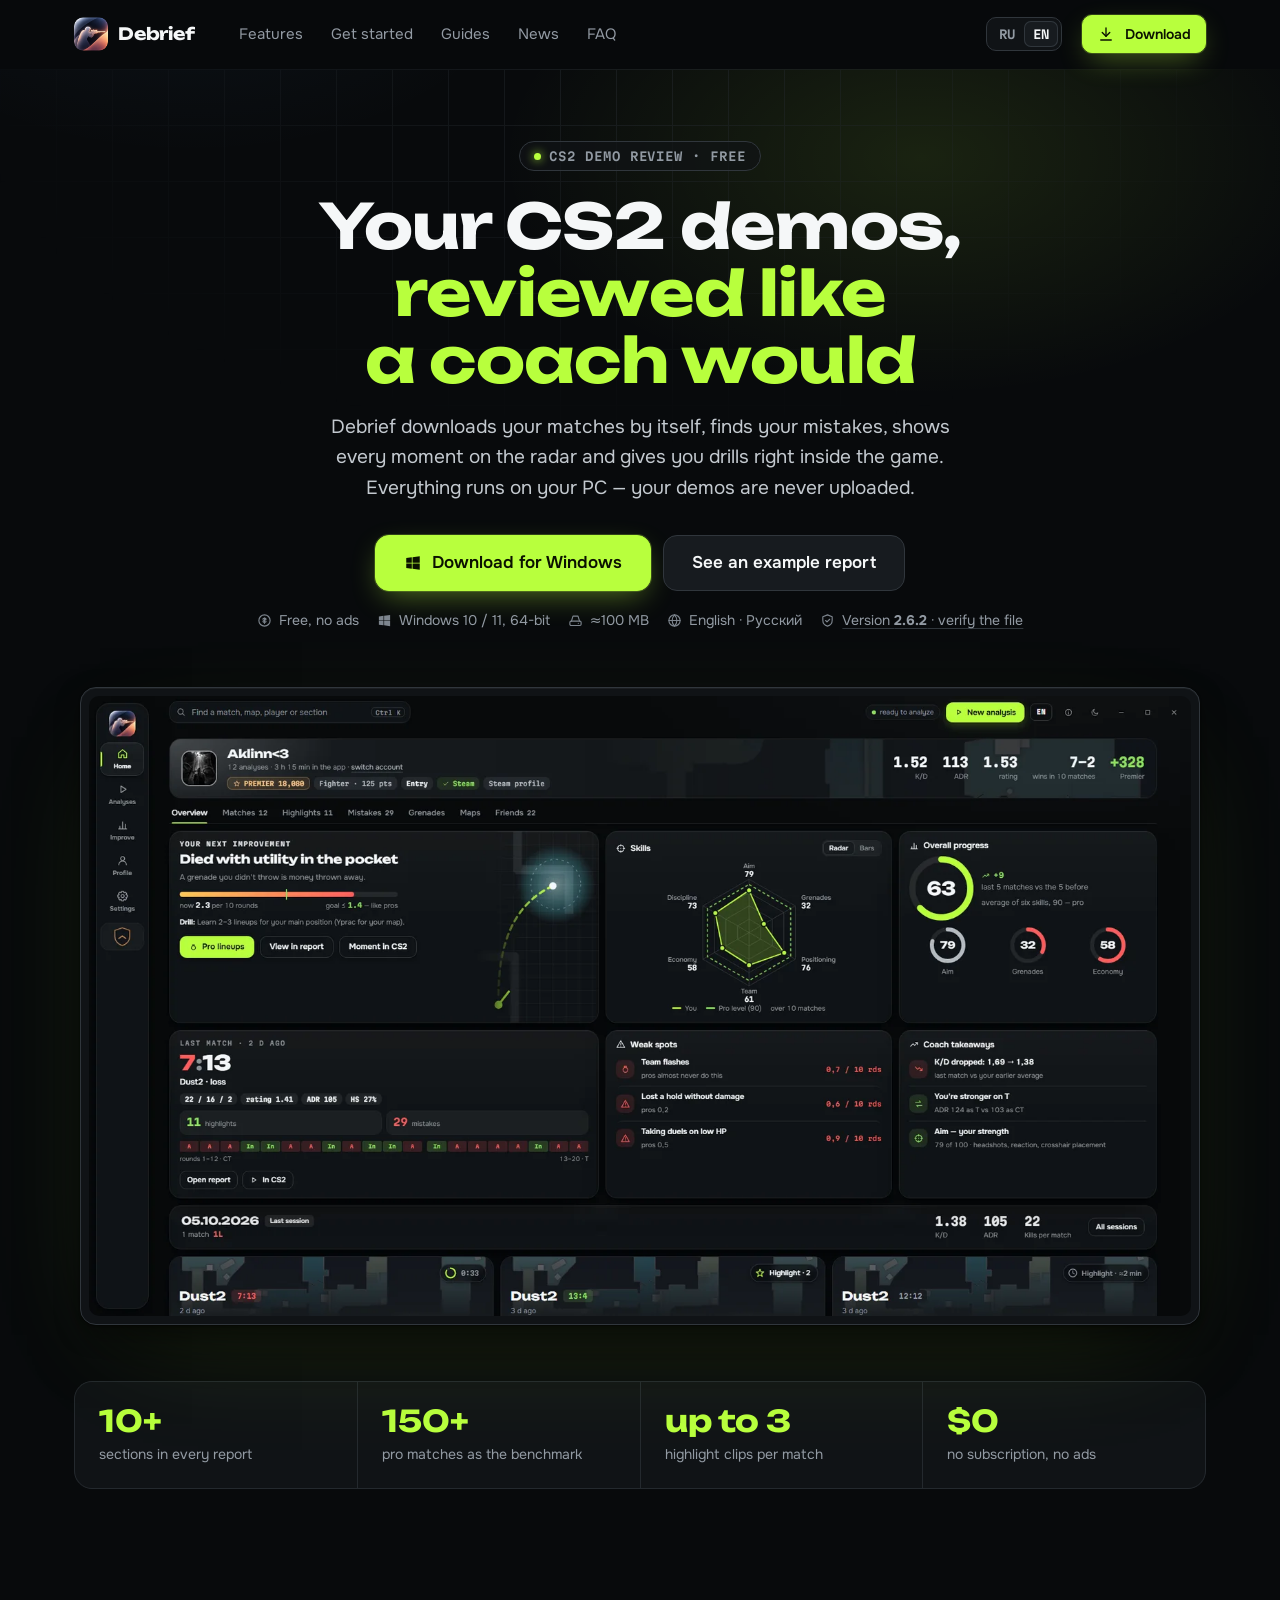
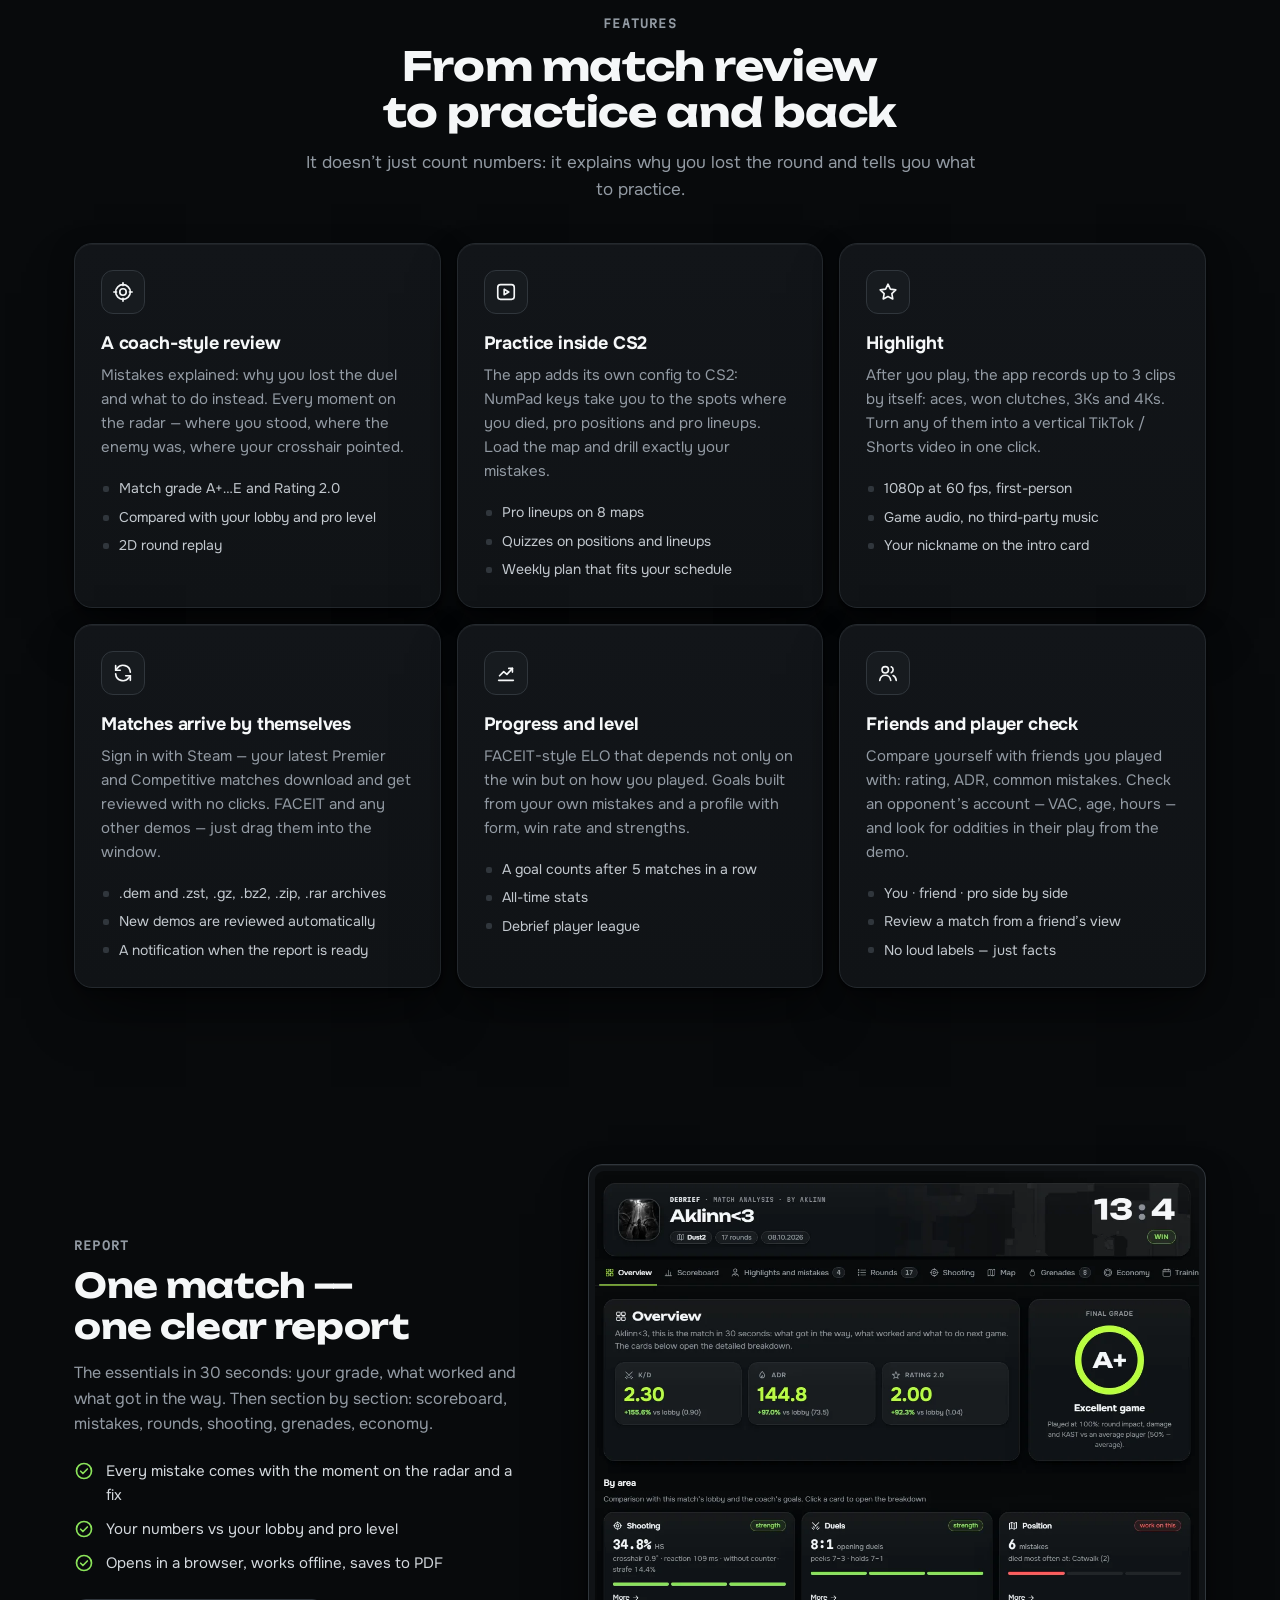
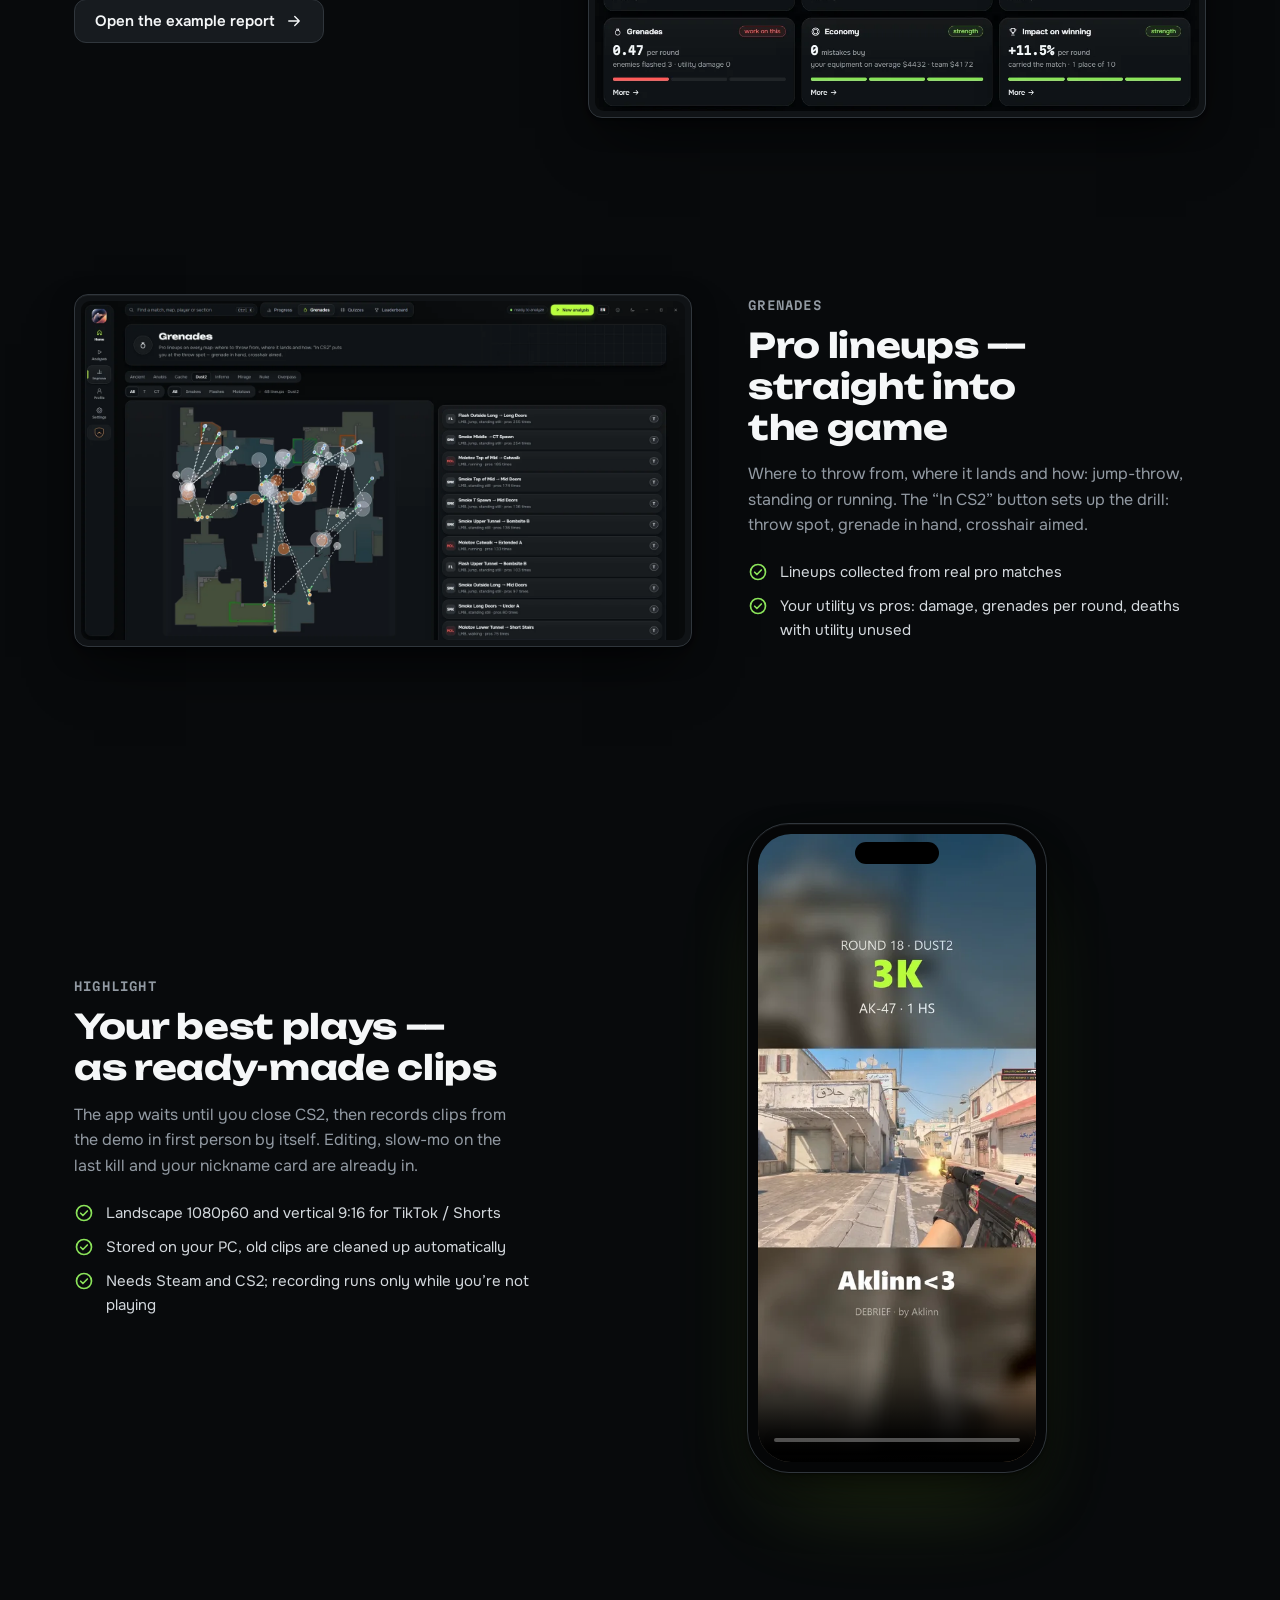
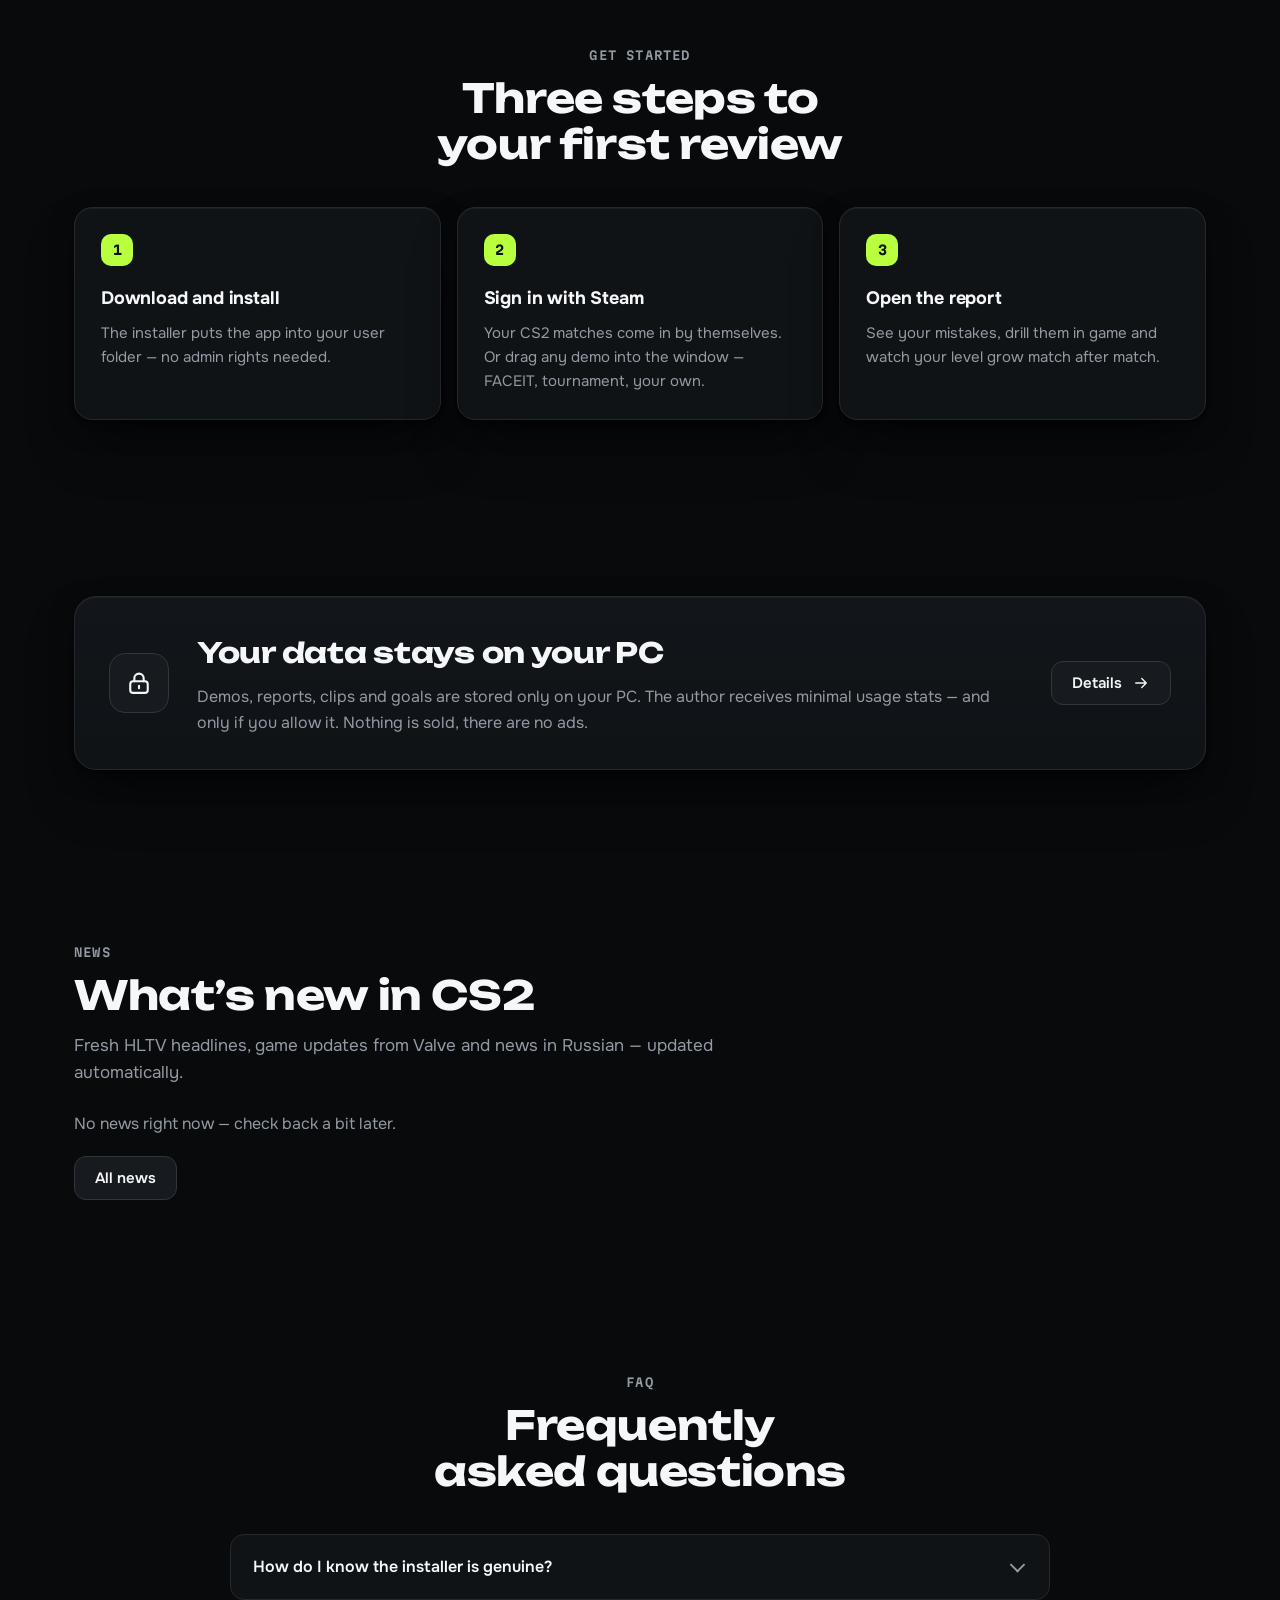
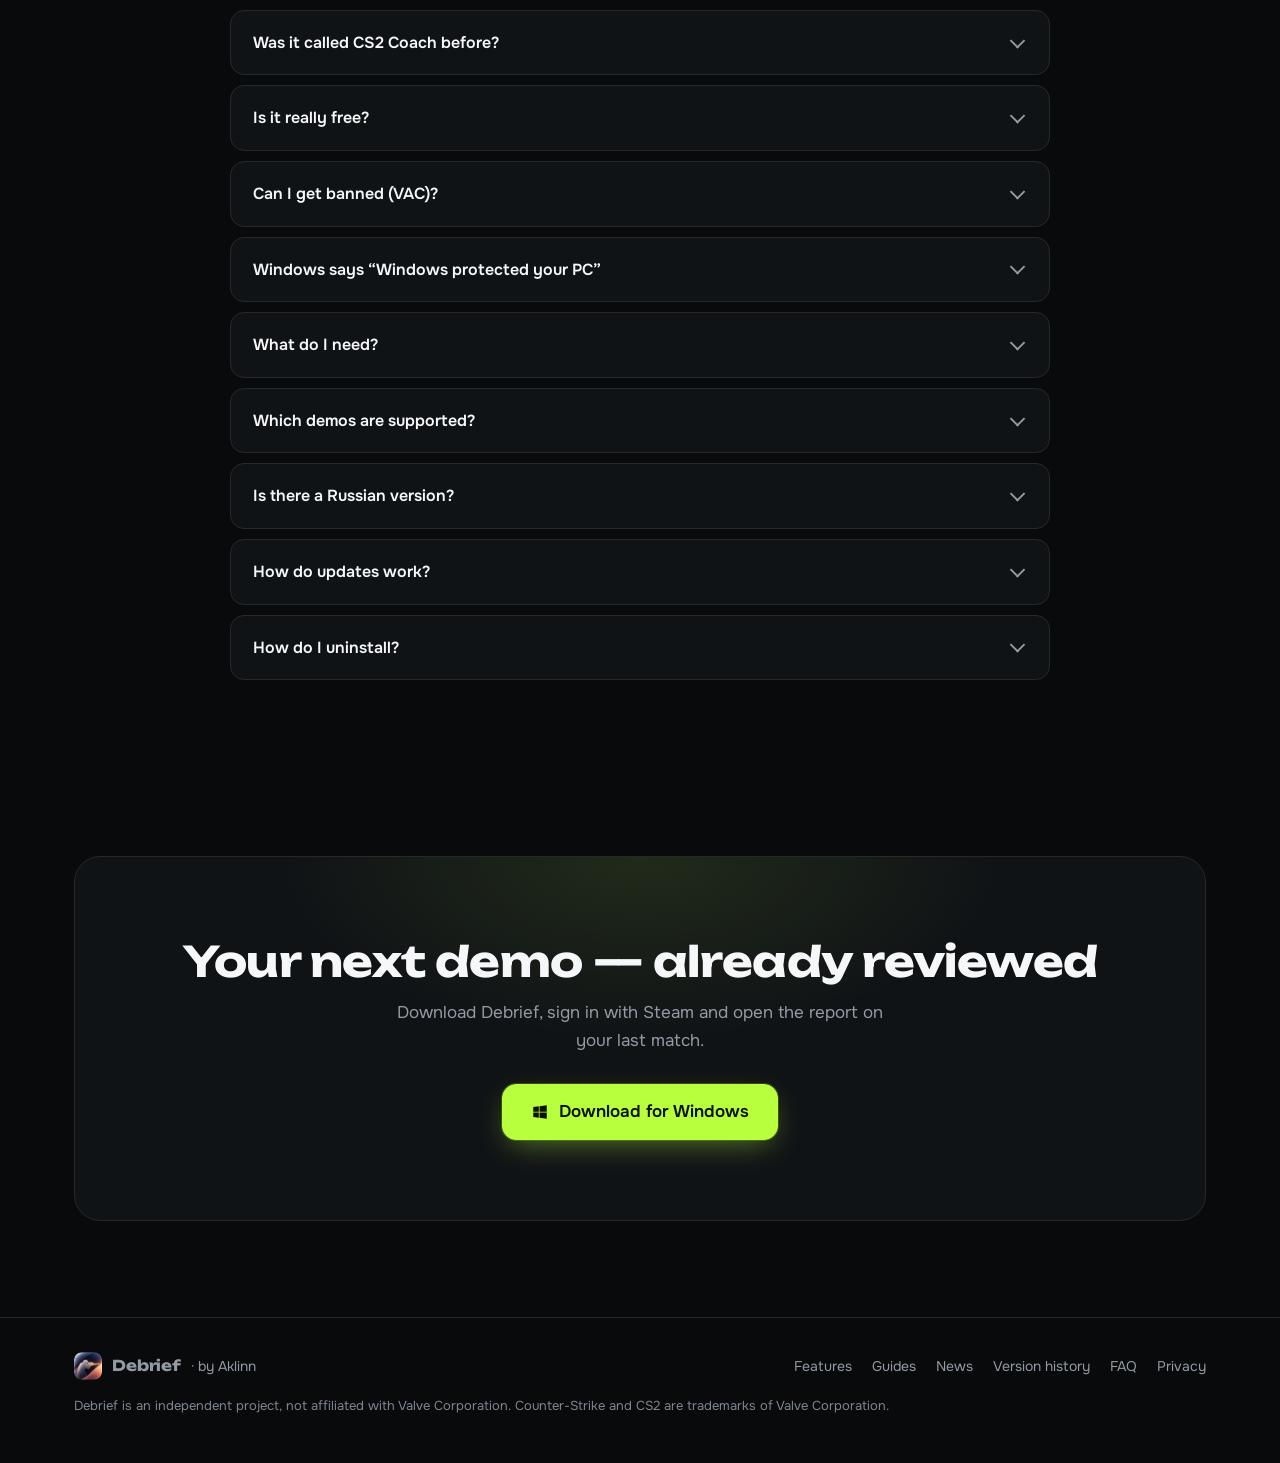
<file: index.html>
<!doctype html>
<html lang="ru">
<head>
<meta charset="utf-8">
<meta name="viewport" content="width=device-width, initial-scale=1">
<title>Debrief — разбор демок CS2 как от тренера</title>
<meta name="description" content="Бесплатная программа для Windows: сама скачивает твои матчи CS2, находит ошибки, показывает моменты на радаре, даёт тренировку в игре и записывает ролики лучших моментов."
      data-ru="Бесплатная программа для Windows: сама скачивает твои матчи CS2, находит ошибки, показывает моменты на радаре, даёт тренировку в игре и записывает ролики лучших моментов."
      data-en="Free Windows app: downloads your CS2 matches by itself, finds your mistakes, shows each moment on the radar, gives in-game drills and records clips of your best plays.">
<meta http-equiv="Content-Security-Policy" content="default-src 'self'; script-src 'self'; style-src 'self' 'unsafe-inline'; img-src 'self' data:; font-src 'self'; media-src 'self'; connect-src 'self' https://script.google.com https://script.googleusercontent.com https://api.github.com; object-src 'none'; base-uri 'self'; form-action 'none'; upgrade-insecure-requests">
<meta name="theme-color" content="#080A0C">
<meta name="cc-title" data-ru="Debrief — разбор демок CS2 как от тренера" data-en="Debrief — CS2 demo review like a coach would">
<link rel="canonical" href="https://aklinn00-create.github.io/">
<meta property="og:type" content="website">
<meta property="og:site_name" content="Debrief">
<meta property="og:title" content="Debrief — разбор демок CS2 как от тренера">
<meta property="og:description" content="Бесплатная программа для Windows: ошибки на радаре, тренировка в игре, ролики лучших моментов. Free CS2 demo review app.">
<meta property="og:url" content="https://aklinn00-create.github.io/">
<meta property="og:image" content="https://aklinn00-create.github.io/img/og.jpg">
<meta property="og:image:width" content="1200">
<meta property="og:image:height" content="630">
<meta property="og:image:alt" content="Debrief — разбор демок CS2 как от тренера: отчёт по матчу с оценкой, K/D, ADR и рейтингом">
<meta property="og:locale" content="ru_RU">
<meta property="og:locale:alternate" content="en_US">
<meta name="twitter:card" content="summary_large_image">
<link rel="icon" type="image/png" href="img/logo_icon.png">
<link rel="apple-touch-icon" href="img/apple-touch-icon.png">
<link rel="preload" href="fonts/font-unbounded-latin.woff2" as="font" type="font/woff2" crossorigin>
<link rel="stylesheet" href="site.css?v=f1b28d96">
<script type="application/ld+json">{"@context":"https://schema.org","@type":"SoftwareApplication","name":"Debrief","url":"https://aklinn00-create.github.io/","description":"Бесплатная программа для Windows: разбор демок CS2 как от тренера — ошибки на радаре, тренировка в игре, ролики лучших моментов. Free Windows app that reviews your CS2 demos like a coach.","applicationCategory":"UtilitiesApplication","operatingSystem":"Windows 10, Windows 11","inLanguage":["ru","en"],"isAccessibleForFree":true,"offers":{"@type":"Offer","price":"0","priceCurrency":"USD"},"downloadUrl":"https://github.com/aklinn00-create/cs2-reports/releases/download/app/CS2Coach_Setup.exe","image":"https://aklinn00-create.github.io/img/og.jpg","screenshot":"https://aklinn00-create.github.io/img/app_dash_ru.webp","author":{"@type":"Person","name":"Aklinn"}}</script>
<script src="site.js?v=9fcc9fdc"></script>
<script src="news.js?v=e5cb65cf"></script>
</head>
<body>
<svg width="0" height="0" style="position:absolute" aria-hidden="true">
  <defs>
    <symbol id="i-dl" viewBox="0 0 24 24" fill="none" stroke="currentColor" stroke-width="1.8" stroke-linecap="round" stroke-linejoin="round"><path d="M12 4v11"/><path d="m7 10 5 5 5-5"/><path d="M5 20h14"/></symbol>
    <symbol id="i-win" viewBox="0 0 24 24" fill="currentColor"><path d="M3 5.4 10.4 4.4v7.1H3zM11.4 4.3 21 3v8.5h-9.6zM3 12.5h7.4v7.1L3 18.6zM11.4 12.5H21V21l-9.6-1.3z"/></symbol>
    <symbol id="i-target" viewBox="0 0 24 24" fill="none" stroke="currentColor" stroke-width="1.8" stroke-linecap="round"><circle cx="12" cy="12" r="8"/><circle cx="12" cy="12" r="3.5"/><path d="M12 2v3M12 19v3M2 12h3M19 12h3"/></symbol>
    <symbol id="i-play" viewBox="0 0 24 24" fill="none" stroke="currentColor" stroke-width="1.8" stroke-linejoin="round"><rect x="3" y="4" width="18" height="16" rx="3"/><path d="m10 9 5 3-5 3z"/></symbol>
    <symbol id="i-film" viewBox="0 0 24 24" fill="none" stroke="currentColor" stroke-width="1.8" stroke-linecap="round" stroke-linejoin="round"><path d="M12 3.5l2.6 5.3 5.9.9-4.3 4.1 1 5.8-5.2-2.7-5.2 2.7 1-5.8-4.3-4.1 5.9-.9z"/></symbol>
    <symbol id="i-sync" viewBox="0 0 24 24" fill="none" stroke="currentColor" stroke-width="1.8" stroke-linecap="round" stroke-linejoin="round"><path d="M20 11a8 8 0 0 0-14.3-4.3L4 9"/><path d="M4 4v5h5"/><path d="M4 13a8 8 0 0 0 14.3 4.3L20 15"/><path d="M20 20v-5h-5"/></symbol>
    <symbol id="i-chart" viewBox="0 0 24 24" fill="none" stroke="currentColor" stroke-width="1.8" stroke-linecap="round" stroke-linejoin="round"><path d="M4 20h16"/><path d="m5 15 4.5-4.5 3.5 3L19 7"/><path d="M15 7h4v4"/></symbol>
    <symbol id="i-users" viewBox="0 0 24 24" fill="none" stroke="currentColor" stroke-width="1.8" stroke-linecap="round" stroke-linejoin="round"><circle cx="9" cy="8.5" r="3.5"/><path d="M3 20c.6-3.4 3-5.5 6-5.5s5.4 2.1 6 5.5"/><path d="M15.5 5.3a3.5 3.5 0 0 1 0 6.4"/><path d="M17.5 14.8c1.9.7 3.1 2.5 3.5 5.2"/></symbol>
    <symbol id="i-shield" viewBox="0 0 24 24" fill="none" stroke="currentColor" stroke-width="1.8" stroke-linecap="round" stroke-linejoin="round"><path d="M12 3 4.5 6v5.5c0 4.6 3.1 8.2 7.5 9.5 4.4-1.3 7.5-4.9 7.5-9.5V6z"/><path d="m9 12 2.2 2.2L15.5 10"/></symbol>
    <symbol id="i-check" viewBox="0 0 24 24" fill="none" stroke="currentColor" stroke-width="2" stroke-linecap="round" stroke-linejoin="round"><circle cx="12" cy="12" r="9"/><path d="m8 12.3 2.7 2.7L16 9.6"/></symbol>
    <symbol id="i-gift" viewBox="0 0 24 24" fill="none" stroke="currentColor" stroke-width="1.8" stroke-linecap="round" stroke-linejoin="round"><circle cx="12" cy="12" r="9"/><path d="M12 7.5v9M9.5 9.8c0-1 1.1-1.6 2.5-1.6s2.5.6 2.5 1.6-1.1 1.4-2.5 1.7-2.5.8-2.5 1.8 1.1 1.7 2.5 1.7 2.5-.7 2.5-1.7"/></symbol>
    <symbol id="i-disk" viewBox="0 0 24 24" fill="none" stroke="currentColor" stroke-width="1.8" stroke-linecap="round" stroke-linejoin="round"><rect x="3" y="13" width="18" height="7" rx="2"/><path d="M5.5 13 8 5h8l2.5 8"/><path d="M16.5 16.5h.01"/></symbol>
    <symbol id="i-globe" viewBox="0 0 24 24" fill="none" stroke="currentColor" stroke-width="1.8" stroke-linecap="round"><circle cx="12" cy="12" r="9"/><path d="M3 12h18M12 3c2.5 2.6 3.8 5.6 3.8 9s-1.3 6.4-3.8 9c-2.5-2.6-3.8-5.6-3.8-9S9.5 5.6 12 3z"/></symbol>
    <symbol id="i-lock" viewBox="0 0 24 24" fill="none" stroke="currentColor" stroke-width="1.8" stroke-linecap="round" stroke-linejoin="round"><rect x="4.5" y="10.5" width="15" height="10" rx="2.5"/><path d="M8 10.5V8a4 4 0 0 1 8 0v2.5"/><path d="M12 14.5v2"/></symbol>
    <symbol id="i-arrow" viewBox="0 0 24 24" fill="none" stroke="currentColor" stroke-width="1.8" stroke-linecap="round" stroke-linejoin="round"><path d="M5 12h14M13 6l6 6-6 6"/></symbol>
    <symbol id="i-send" viewBox="0 0 24 24" fill="none" stroke="currentColor" stroke-width="1.8" stroke-linecap="round" stroke-linejoin="round"><path d="M20.5 3.5 10 14"/><path d="M20.5 3.5 14 20.5l-4-6.5-6.5-4z"/></symbol>
  </defs>
</svg>

<header class="top">
  <div class="wrap">
    <a class="brand" href="#" aria-label="Debrief">
      <img src="img/logo_icon.png" alt="" width="34" height="34">
      <span class="wm">Debrief</span>
    </a>
    <nav class="nav" aria-label="Разделы">
      <a href="#features"><span lang="ru">Возможности</span><span lang="en">Features</span></a>
      <a href="#how"><span lang="ru">Как начать</span><span lang="en">Get started</span></a>
      <a href="guides.html"><span lang="ru">Гайды</span><span lang="en">Guides</span></a>
      <a href="news.html"><span lang="ru">Новости</span><span lang="en">News</span></a>
      <a href="#faq"><span lang="ru">Вопросы</span><span lang="en">FAQ</span></a>
    </nav>
    <div class="sp"></div>
    <div class="lang" role="group" aria-label="Язык · Language">
      <button type="button" data-l="ru" aria-pressed="true">RU</button>
      <button type="button" data-l="en" aria-pressed="false">EN</button>
    </div>
    <a class="btn sm cta" href="https://github.com/aklinn00-create/cs2-reports/releases/download/app/CS2Coach_Setup.exe" data-dl="note1">
      <svg aria-hidden="true"><use href="#i-dl"/></svg><span lang="ru">Скачать</span><span lang="en">Download</span>
    </a>
  </div>
</header>

<main>
  <div class="hero">
    <div class="wrap">
      <div class="hero-text">
        <span class="kick"><i></i><span lang="ru">Разбор демок CS2 · бесплатно</span><span lang="en">CS2 demo review · free</span></span>
        <h1 lang="ru">Твои демки CS2&nbsp;— <em>разбор как от тренера</em></h1>
        <h1 lang="en">Your CS2 demos, <em>reviewed like a coach would</em></h1>
        <p class="lead" lang="ru">Debrief сам скачивает твои матчи, находит ошибки, показывает каждый момент на радаре и даёт упражнения прямо в игре. Всё работает на твоём ПК — демки никуда не загружаются.</p>
        <p class="lead" lang="en">Debrief downloads your matches by itself, finds your mistakes, shows every moment on the radar and gives you drills right inside the game. Everything runs on your PC — your demos are never uploaded.</p>
        <div class="cta-row">
          <a class="btn big cta" href="https://github.com/aklinn00-create/cs2-reports/releases/download/app/CS2Coach_Setup.exe" data-dl="note1">
            <svg aria-hidden="true"><use href="#i-win"/></svg><span lang="ru">Скачать для Windows</span><span lang="en">Download for Windows</span>
          </a>
          <a class="btn big" lang="ru" href="example/report-ru.html">Посмотреть пример отчёта</a>
          <a class="btn big" lang="en" href="example/report-en.html">See an example report</a>
        </div>
        <p class="pc-only" lang="ru">Это программа для компьютера с Windows — открой страницу на ПК, чтобы скачать.</p>
        <p class="pc-only" lang="en">This is a Windows PC app — open this page on your computer to download it.</p>
        <button type="button" class="btn big share-pc" data-share="share-ok">
          <svg aria-hidden="true"><use href="#i-send"/></svg><span lang="ru">Отправить ссылку себе на ПК</span><span lang="en">Send the link to my PC</span>
        </button>
        <p class="share-ok" id="share-ok" role="status" hidden>
          <span data-ok lang="ru">Ссылка скопирована — отправь её себе в мессенджер или почту.</span><span data-ok lang="en">Link copied — send it to yourself in a messenger or by email.</span>
          <span data-fail lang="ru">Скопируй ссылку и отправь её себе в мессенджер или почту:</span><span data-fail lang="en">Copy the link and send it to yourself in a messenger or by email:</span>
          <b class="mono share-url" data-url></b>
        </p>
        <div class="meta">
          <span><svg aria-hidden="true"><use href="#i-gift"/></svg><span lang="ru">Бесплатно, без рекламы</span><span lang="en">Free, no ads</span></span>
          <span><svg aria-hidden="true"><use href="#i-win"/></svg><span lang="ru">Windows 10 / 11, 64-бит</span><span lang="en">Windows 10 / 11, 64-bit</span></span>
          <span><svg aria-hidden="true"><use href="#i-disk"/></svg><span lang="ru">≈100 МБ</span><span lang="en">≈100 MB</span></span>
          <span><svg aria-hidden="true"><use href="#i-globe"/></svg><span lang="ru">Русский · English</span><span lang="en">English · Русский</span></span>
          <span class="dlc" data-dlc hidden><svg aria-hidden="true"><use href="#i-dl"/></svg><span lang="ru">Скачиваний:</span><span lang="en">Downloads:</span><b data-dlc-n>—</b></span>
          <span><svg aria-hidden="true"><use href="#i-shield"/></svg><a class="vlink" href="#verify" data-open="verify"><span lang="ru">Версия <b data-dl="ver">2.6.2</b> · проверить подлинность</span><span lang="en">Version <b data-dl="ver">2.6.2</b> · verify the file</span></a></span>
        </div>
        <div class="dl-note" id="note1" role="status">
          <p lang="ru"><b>Загрузка началась.</b> Запусти <span class="mono">CS2Coach_Setup.exe</span>. Если Windows покажет «Windows защитил ваш компьютер» — нажми «Подробнее» → «Выполнить в любом случае». Права администратора не нужны.</p>
          <p lang="en"><b>Download started.</b> Run <span class="mono">CS2Coach_Setup.exe</span>. If Windows shows “Windows protected your PC”, click “More info” → “Run anyway”. No admin rights needed.</p>
          <p lang="ru" class="dl-safe">Скачивай только с этого сайта. Как проверить файл — <a href="#verify" data-open="verify">здесь</a>.</p>
          <p lang="en" class="dl-safe">Only download from this site. How to verify the file — <a href="#verify" data-open="verify">here</a>.</p>
        </div>
      </div>
      <div class="shot rv">
        <img lang="ru" src="img/app_dash_ru.webp" width="1600" height="900" loading="lazy" alt="Главная страница Debrief: навыки, следующее улучшение, последний матч">
        <img lang="en" src="img/app_dash_en.webp" width="1600" height="900" loading="lazy" alt="Debrief home page: skills, next improvement, last match">
      </div>
      <div class="facts rv">
        <div class="fact"><div class="n">10+</div><div class="l" lang="ru">разделов в каждом отчёте</div><div class="l" lang="en">sections in every report</div></div>
        <div class="fact"><div class="n">150+</div><div class="l" lang="ru">матчей профи — эталон для сравнения</div><div class="l" lang="en">pro matches as the benchmark</div></div>
        <div class="fact"><div class="n" lang="ru">до 3</div><div class="n" lang="en">up to 3</div><div class="l" lang="ru">роликов с лучшими моментами матча</div><div class="l" lang="en">highlight clips per match</div></div>
        <div class="fact"><div class="n" lang="ru">0 ₽</div><div class="n" lang="en">$0</div><div class="l" lang="ru">без подписки и рекламы</div><div class="l" lang="en">no subscription, no ads</div></div>
      </div>
    </div>
  </div>

  <section id="features">
    <div class="wrap">
      <div class="sh c rv">
        <div class="lab"><span lang="ru">Возможности</span><span lang="en">Features</span></div>
        <h2 lang="ru">От разбора матча&nbsp;— к тренировке и обратно</h2>
        <h2 lang="en">From match review to practice and back</h2>
        <p lang="ru">Программа не просто считает цифры: она объясняет, почему ты проиграл раунд, и даёт, что тренировать.</p>
        <p lang="en">It doesn’t just count numbers: it explains why you lost the round and tells you what to practice.</p>
      </div>
      <div class="grid3">
        <article class="card rv">
          <div class="ic"><svg aria-hidden="true"><use href="#i-target"/></svg></div>
          <h3 lang="ru">Разбор как от тренера</h3><h3 lang="en">A coach-style review</h3>
          <p lang="ru">Ошибки с объяснением: почему проиграл дуэль и что делать вместо. Каждый момент — на радаре: где стоял ты, где враг, куда смотрел прицел.</p>
          <p lang="en">Mistakes explained: why you lost the duel and what to do instead. Every moment on the radar — where you stood, where the enemy was, where your crosshair pointed.</p>
          <ul lang="ru"><li>Оценка матча A+…E и рейтинг 2.0</li><li>Сравнение с лобби и с уровнем профи</li><li>2D-повтор раундов</li></ul>
          <ul lang="en"><li>Match grade A+…E and Rating 2.0</li><li>Compared with your lobby and pro level</li><li>2D round replay</li></ul>
        </article>
        <article class="card rv">
          <div class="ic"><svg aria-hidden="true"><use href="#i-play"/></svg></div>
          <h3 lang="ru">Тренировка в самой CS2</h3><h3 lang="en">Practice inside CS2</h3>
          <p lang="ru">Программа кладёт в CS2 свой конфиг: на NumPad — места твоих смертей, позиции и раскидки профи. Зашёл на карту — и отрабатываешь именно свои ошибки.</p>
          <p lang="en">The app adds its own config to CS2: NumPad keys take you to the spots where you died, pro positions and pro lineups. Load the map and drill exactly your mistakes.</p>
          <ul lang="ru"><li>Раскидки профи на 8 картах</li><li>Квизы по позициям и раскидкам</li><li>План на неделю под твоё время</li></ul>
          <ul lang="en"><li>Pro lineups on 8 maps</li><li>Quizzes on positions and lineups</li><li>Weekly plan that fits your schedule</li></ul>
        </article>
        <article class="card rv">
          <div class="ic"><svg aria-hidden="true"><use href="#i-film"/></svg></div>
          <h3>Highlight</h3>
          <p lang="ru">После игры программа сама записывает до 3 роликов: эйсы, выигранные клатчи, 3K и 4K. Из любого — вертикальная версия для TikTok и Shorts в один клик.</p>
          <p lang="en">After you play, the app records up to 3 clips by itself: aces, won clutches, 3Ks and 4Ks. Turn any of them into a vertical TikTok / Shorts video in one click.</p>
          <ul lang="ru"><li>1080p, 60 кадров, от твоего лица</li><li>Звук игры, без чужой музыки</li><li>Плашка с твоим ником</li></ul>
          <ul lang="en"><li>1080p at 60 fps, first-person</li><li>Game audio, no third-party music</li><li>Your nickname on the intro card</li></ul>
        </article>
        <article class="card rv">
          <div class="ic"><svg aria-hidden="true"><use href="#i-sync"/></svg></div>
          <h3 lang="ru">Матчи подтягиваются сами</h3><h3 lang="en">Matches arrive by themselves</h3>
          <p lang="ru">Войди через Steam — последние матчи Премьера и соревновательного режима скачаются и разберутся без кнопок. Демки FACEIT и любые другие — просто перетащи в окно.</p>
          <p lang="en">Sign in with Steam — your latest Premier and Competitive matches download and get reviewed with no clicks. FACEIT and any other demos — just drag them into the window.</p>
          <ul lang="ru"><li>.dem и архивы .zst, .gz, .bz2, .zip, .rar</li><li>Авторазбор новых демок</li><li>Уведомление, когда отчёт готов</li></ul>
          <ul lang="en"><li>.dem and .zst, .gz, .bz2, .zip, .rar archives</li><li>New demos are reviewed automatically</li><li>A notification when the report is ready</li></ul>
        </article>
        <article class="card rv">
          <div class="ic"><svg aria-hidden="true"><use href="#i-chart"/></svg></div>
          <h3 lang="ru">Прогресс и уровень</h3><h3 lang="en">Progress and level</h3>
          <p lang="ru">ELO как на FACEIT: зависит не только от победы, но и от того, как ты сыграл. Цели из твоих же ошибок и «Мой профиль» с формой, винрейтом и сильными сторонами.</p>
          <p lang="en">FACEIT-style ELO that depends not only on the win but on how you played. Goals built from your own mistakes and a profile with form, win rate and strengths.</p>
          <ul lang="ru"><li>Цель засчитана — 5 матчей подряд</li><li>Статистика за всё время</li><li>Лига игроков Debrief</li></ul>
          <ul lang="en"><li>A goal counts after 5 matches in a row</li><li>All-time stats</li><li>Debrief player league</li></ul>
        </article>
        <article class="card rv">
          <div class="ic"><svg aria-hidden="true"><use href="#i-users"/></svg></div>
          <h3 lang="ru">Друзья и проверка игрока</h3><h3 lang="en">Friends and player check</h3>
          <p lang="ru">Сравни себя с друзьями, с которыми играл: рейтинг, ADR, частые ошибки. Проверка аккаунта соперника — VAC, возраст, часы — и его игры по демке на странности.</p>
          <p lang="en">Compare yourself with friends you played with: rating, ADR, common mistakes. Check an opponent’s account — VAC, age, hours — and look for oddities in their play from the demo.</p>
          <ul lang="ru"><li>Ты · друг · профи — в одной таблице</li><li>Разбор матча глазами друга</li><li>Без громких ярлыков — только факты</li></ul>
          <ul lang="en"><li>You · friend · pro side by side</li><li>Review a match from a friend’s view</li><li>No loud labels — just facts</li></ul>
        </article>
      </div>
    </div>
  </section>

  <section>
    <div class="wrap">
      <div class="show">
        <div class="show-t rv">
          <div class="lab"><span lang="ru">Отчёт</span><span lang="en">Report</span></div>
          <h2 lang="ru">Один матч&nbsp;— один понятный отчёт</h2>
          <h2 lang="en">One match&nbsp;— one clear report</h2>
          <p lang="ru">Главное за 30 секунд: итоговая оценка, что получилось и что мешало. Дальше — по разделам: таблица матча, ошибки, раунды, стрельба, гранаты, экономика.</p>
          <p lang="en">The essentials in 30 seconds: your grade, what worked and what got in the way. Then section by section: scoreboard, mistakes, rounds, shooting, grenades, economy.</p>
          <ul class="checks" lang="ru">
            <li><svg aria-hidden="true"><use href="#i-check"/></svg>Каждая ошибка — с моментом на радаре и советом, что делать</li>
            <li><svg aria-hidden="true"><use href="#i-check"/></svg>Твои цифры против лобби и уровня профи</li>
            <li><svg aria-hidden="true"><use href="#i-check"/></svg>Открывается в браузере, работает без интернета, сохраняется в PDF</li>
          </ul>
          <ul class="checks" lang="en">
            <li><svg aria-hidden="true"><use href="#i-check"/></svg>Every mistake comes with the moment on the radar and a fix</li>
            <li><svg aria-hidden="true"><use href="#i-check"/></svg>Your numbers vs your lobby and pro level</li>
            <li><svg aria-hidden="true"><use href="#i-check"/></svg>Opens in a browser, works offline, saves to PDF</li>
          </ul>
          <a class="btn ex-btn" lang="ru" href="example/report-ru.html">Открыть пример отчёта<svg aria-hidden="true"><use href="#i-arrow"/></svg></a>
          <a class="btn ex-btn" lang="en" href="example/report-en.html">Open the example report<svg aria-hidden="true"><use href="#i-arrow"/></svg></a>
        </div>
        <div class="frame rv">
          <img lang="ru" src="img/report_ru.webp" width="1120" height="1000" loading="lazy" alt="Отчёт по матчу: оценка, K/D, ADR, рейтинг 2.0 и разбор по направлениям">
          <img lang="en" src="img/report_en.webp" width="1120" height="1000" loading="lazy" alt="Match report: grade, K/D, ADR, Rating 2.0 and breakdown by area">
        </div>
      </div>
    </div>
  </section>

  <section>
    <div class="wrap">
      <div class="show rev">
        <div class="show-t rv">
          <div class="lab"><span lang="ru">Гранаты</span><span lang="en">Grenades</span></div>
          <h2 lang="ru">Раскидки профи&nbsp;— и сразу в игру</h2>
          <h2 lang="en">Pro lineups&nbsp;— straight into the game</h2>
          <p lang="ru">Откуда бросать, куда падает и как: в прыжке, с места или с разбега. Кнопка «В CS2» готовит тренировку: точка броска, граната в руке, прицел наведён.</p>
          <p lang="en">Where to throw from, where it lands and how: jump-throw, standing or running. The “In CS2” button sets up the drill: throw spot, grenade in hand, crosshair aimed.</p>
          <ul class="checks" lang="ru">
            <li><svg aria-hidden="true"><use href="#i-check"/></svg>Раскидки собраны из реальных матчей профи</li>
            <li><svg aria-hidden="true"><use href="#i-check"/></svg>Твои гранаты против профи: урон, гранат за раунд, смерти с гранатой в кармане</li>
          </ul>
          <ul class="checks" lang="en">
            <li><svg aria-hidden="true"><use href="#i-check"/></svg>Lineups collected from real pro matches</li>
            <li><svg aria-hidden="true"><use href="#i-check"/></svg>Your utility vs pros: damage, grenades per round, deaths with utility unused</li>
          </ul>
        </div>
        <div class="frame rv">
          <img lang="ru" src="img/app_nades_ru.webp" width="1600" height="900" loading="lazy" alt="Раздел «Гранаты»: раскидки профи на радаре Dust2">
          <img lang="en" src="img/app_nades_en.webp" width="1600" height="900" loading="lazy" alt="Grenades section: pro lineups on the Dust2 radar">
        </div>
      </div>
    </div>
  </section>

  <section>
    <div class="wrap">
      <div class="show">
        <div class="show-t rv">
          <div class="lab">Highlight</div>
          <h2 lang="ru">Лучшие моменты&nbsp;— уже готовые ролики</h2>
          <h2 lang="en">Your best plays&nbsp;— as ready-made clips</h2>
          <p lang="ru">Программа ждёт, пока ты закроешь CS2, и сама записывает ролики из демки от твоего лица. Монтаж, замедление на последнем фраге и плашка с ником — уже внутри.</p>
          <p lang="en">The app waits until you close CS2, then records clips from the demo in first person by itself. Editing, slow-mo on the last kill and your nickname card are already in.</p>
          <ul class="checks" lang="ru">
            <li><svg aria-hidden="true"><use href="#i-check"/></svg>Горизонтальный 1080p60 и вертикальный 9:16 для TikTok / Shorts</li>
            <li><svg aria-hidden="true"><use href="#i-check"/></svg>Хранятся на твоём ПК, старые ролики удаляются сами</li>
            <li><svg aria-hidden="true"><use href="#i-check"/></svg>Нужны Steam и CS2; запись идёт, только когда ты не играешь</li>
          </ul>
          <ul class="checks" lang="en">
            <li><svg aria-hidden="true"><use href="#i-check"/></svg>Landscape 1080p60 and vertical 9:16 for TikTok / Shorts</li>
            <li><svg aria-hidden="true"><use href="#i-check"/></svg>Stored on your PC, old clips are cleaned up automatically</li>
            <li><svg aria-hidden="true"><use href="#i-check"/></svg>Needs Steam and CS2; recording runs only while you’re not playing</li>
          </ul>
        </div>
        <div class="phone-wrap rv">
          <div class="phone">
            <video lang="ru" data-auto src="video/hl_ru.mp4" poster="img/vertical_ru.webp" width="540" height="960" muted loop playsinline preload="none" aria-label="Вертикальный ролик Highlight: 3K на Dust2. Нажми, чтобы остановить или продолжить" title="Нажми — пауза"></video>
            <video lang="en" data-auto src="video/hl_en.mp4" poster="img/vertical_en.webp" width="540" height="960" muted loop playsinline preload="none" aria-label="Vertical Highlight clip: 3K on Dust2. Click to pause or resume" title="Click to pause"></video>
          </div>
        </div>
      </div>
    </div>
  </section>

  <section id="how">
    <div class="wrap">
      <div class="sh c rv">
        <div class="lab"><span lang="ru">Как начать</span><span lang="en">Get started</span></div>
        <h2 lang="ru">Три шага до первого разбора</h2>
        <h2 lang="en">Three steps to your first review</h2>
      </div>
      <div class="steps">
        <div class="step rv"><div class="num">1</div>
          <h3 lang="ru">Скачай и установи</h3><h3 lang="en">Download and install</h3>
          <p lang="ru">Установщик ставит программу в твою папку пользователя — права администратора не нужны.</p>
          <p lang="en">The installer puts the app into your user folder — no admin rights needed.</p>
        </div>
        <div class="step rv"><div class="num">2</div>
          <h3 lang="ru">Войди через Steam</h3><h3 lang="en">Sign in with Steam</h3>
          <p lang="ru">Матчи из CS2 подтянутся сами. Или перетащи в окно любую демку — FACEIT, турнирную, свою.</p>
          <p lang="en">Your CS2 matches come in by themselves. Or drag any demo into the window — FACEIT, tournament, your own.</p>
        </div>
        <div class="step rv"><div class="num">3</div>
          <h3 lang="ru">Открой отчёт</h3><h3 lang="en">Open the report</h3>
          <p lang="ru">Смотри ошибки, тренируй их в игре и следи, как растёт уровень от матча к матчу.</p>
          <p lang="en">See your mistakes, drill them in game and watch your level grow match after match.</p>
        </div>
      </div>
    </div>
  </section>

  <section>
    <div class="wrap">
      <div class="priv rv">
        <div class="ic"><svg aria-hidden="true"><use href="#i-lock"/></svg></div>
        <div>
          <h2 lang="ru">Твои данные&nbsp;— на твоём ПК</h2>
          <h2 lang="en">Your data stays on your PC</h2>
          <p lang="ru">Демки, отчёты, ролики и цели хранятся только у тебя. Автору уходит минимум статистики — и только если ты разрешишь. Ничего не продаём, рекламы нет.</p>
          <p lang="en">Demos, reports, clips and goals are stored only on your PC. The author receives minimal usage stats — and only if you allow it. Nothing is sold, there are no ads.</p>
        </div>
        <a class="btn" href="privacy.html"><span lang="ru">Подробнее</span><span lang="en">Details</span><svg aria-hidden="true"><use href="#i-arrow"/></svg></a>
      </div>
    </div>
  </section>

  <section class="news-home">
    <div class="wrap">
      <div class="sh rv">
        <div class="lab"><span lang="ru">Новости</span><span lang="en">News</span></div>
        <h2 lang="ru">Что нового в CS2</h2>
        <h2 lang="en">What’s new in CS2</h2>
        <p lang="ru">Свежие заголовки HLTV, обновления игры от Valve и новости на русском — обновляются сами.</p>
        <p lang="en">Fresh HLTV headlines, game updates from Valve and news in Russian — updated automatically.</p>
      </div>
      <div class="ngrid" id="news-teaser" aria-live="polite">
        <div class="ncard skel"></div><div class="ncard skel"></div><div class="ncard skel"></div>
      </div>
      <a class="btn more" href="news.html"><span lang="ru">Все новости</span><span lang="en">All news</span></a>
    </div>
  </section>

  <section id="faq">
    <div class="wrap">
      <div class="sh c rv">
        <div class="lab"><span lang="ru">Вопросы</span><span lang="en">FAQ</span></div>
        <h2 lang="ru">Частые вопросы</h2>
        <h2 lang="en">Frequently asked questions</h2>
      </div>
      <div class="faq">
        <details id="verify">
          <summary><span lang="ru">Как убедиться, что установщик настоящий?</span><span lang="en">How do I know the installer is genuine?</span></summary>
          <div class="a">
            <p lang="ru"><b>Скачивай Debrief только с этого сайта</b> — aklinn00-create.github.io. «Премиум», «взломанных» или «с читами» версий не существует: такой файл — всегда вирус. Программа <b>никогда не спрашивает логин и пароль Steam</b>: вход только на странице самого Steam (steamcommunity.com).</p>
            <p lang="en"><b>Only download Debrief from this site</b> — aklinn00-create.github.io. There are no “premium”, “cracked” or “with cheats” versions: such a file is always a virus. The app <b>never asks for your Steam login or password</b>: you sign in only on Steam’s own page (steamcommunity.com).</p>
            <p lang="ru">Проверить сам файл: открой PowerShell и выполни команду — строка <b>Hash</b> должна совпасть с контрольной суммой ниже.</p>
            <p lang="en">To check the file itself, open PowerShell and run the command — the <b>Hash</b> line must match the checksum below.</p>
            <div class="cmd" translate="no">Get-FileHash "$env:USERPROFILE\Downloads\CS2Coach_Setup.exe"</div>
            <p><span lang="ru">SHA-256 установщика версии <b data-dl="ver">2.6.2</b> (<span data-dl="size">—</span>):</span><span lang="en">SHA-256 of the version <b data-dl="ver">2.6.2</b> installer (<span data-dl="size">—</span>):</span></p>
            <div class="hash" translate="no"><span data-dl="sha">—</span><button type="button" class="copy" data-copy="sha"><span lang="ru">Скопировать</span><span lang="en">Copy</span></button></div>
            <p lang="ru">Обновления программа проверяет сама: у каждого есть цифровая подпись автора, и подменённое обновление программа не установит.</p>
            <p lang="en">The app checks updates by itself: each one carries the author’s digital signature, and the app won’t install a tampered update.</p>
          </div>
        </details>
        <details>
          <summary><span lang="ru">Раньше программа называлась CS2 Coach?</span><span lang="en">Was it called CS2 Coach before?</span></summary>
          <div class="a">
            <p lang="ru">Да, это та же программа — Debrief её новое имя. Если у тебя стоит CS2 Coach, новое имя придёт с обновлением само: отчёты, цели и настройки останутся на месте.</p>
            <p lang="en">Yes, it’s the same app — Debrief is its new name. If you have CS2 Coach installed, the new name arrives with an update by itself: your reports, goals and settings stay.</p>
          </div>
        </details>
        <details>
          <summary><span lang="ru">Это правда бесплатно?</span><span lang="en">Is it really free?</span></summary>
          <div class="a">
            <p lang="ru">Да: без подписки и без рекламы. ИИ-тренер — по желанию и работает с твоим ключом Anthropic: один разбор стоит примерно $0,05–0,10, платишь напрямую Anthropic. Без ключа всё остальное работает полностью.</p>
            <p lang="en">Yes: no subscription and no ads. The AI coach is optional and uses your own Anthropic key: one review costs about $0.05–0.10, paid directly to Anthropic. Without a key everything else works in full.</p>
          </div>
        </details>
        <details>
          <summary><span lang="ru">Не забанят ли меня (VAC)?</span><span lang="en">Can I get banned (VAC)?</span></summary>
          <div class="a">
            <p lang="ru">Программа не вмешивается в игру во время матча: она читает демки, которые CS2 уже сохранила. Тренировочный конфиг работает на твоём локальном сервере.</p>
            <p lang="ru">Для роликов Highlight программа запускает CS2 через HLAE с ключом <code>-insecure</code> — в этом режиме игра вообще не подключается к серверам с VAC. Так записывают ролики мувимейкеры. Запись идёт только когда CS2 закрыта, то есть когда ты не играешь.</p>
            <p lang="en">The app doesn’t touch the game during a match: it reads demos CS2 has already saved. The practice config runs on your local server.</p>
            <p lang="en">For Highlight clips the app starts CS2 through HLAE with the <code>-insecure</code> flag — in this mode the game doesn’t connect to VAC-secured servers at all. That’s how movie makers record clips. Recording only starts when CS2 is closed, i.e. when you’re not playing.</p>
          </div>
        </details>
        <details>
          <summary><span lang="ru">Windows пишет «Windows защитил ваш компьютер»</span><span lang="en">Windows says “Windows protected your PC”</span></summary>
          <div class="a">
            <p lang="ru">У программы пока нет платной цифровой подписи, поэтому фильтр SmartScreen её ещё не знает. Нажми «Подробнее» → «Выполнить в любом случае».</p>
            <p lang="ru">Если в Windows 11 включено «Интеллектуальное управление приложениями», оно может не пустить установщик совсем. Подпись программы — в планах.</p>
            <p lang="en">The app doesn’t have a paid code signature yet, so SmartScreen doesn’t know it. Click “More info” → “Run anyway”.</p>
            <p lang="en">If Smart App Control is on in Windows 11, it may block the installer completely. Code signing is planned.</p>
          </div>
        </details>
        <details>
          <summary><span lang="ru">Что нужно для работы?</span><span lang="en">What do I need?</span></summary>
          <div class="a">
            <p lang="ru">Windows 10 или 11 (64-бит). Для автоскачивания матчей и записи роликов — Steam и установленная CS2. Разбор демок, которые у тебя уже есть, работает и без них.</p>
            <p lang="en">Windows 10 or 11 (64-bit). To download matches automatically and record clips — Steam and CS2 installed. Reviewing demos you already have works without them.</p>
          </div>
        </details>
        <details>
          <summary><span lang="ru">Какие демки подходят?</span><span lang="en">Which demos are supported?</span></summary>
          <div class="a">
            <p lang="ru">Любые демки CS2 (.dem): Премьер, соревновательный, FACEIT, турнирные — и архивы .zst, .gz, .bz2, .zip, .rar. Демки CS:GO не поддерживаются.</p>
            <p lang="en">Any CS2 demo (.dem): Premier, Competitive, FACEIT, tournament — plus .zst, .gz, .bz2, .zip, .rar archives. CS:GO demos are not supported.</p>
            <p lang="ru">Где лежат демки и как скачать матч — в <a class="vlink" href="guides.html">гайде</a>.</p>
            <p lang="en">Where demos are stored and how to download a match — see the <a class="vlink" href="guides.html">guide</a>.</p>
          </div>
        </details>
        <details>
          <summary><span lang="ru">Есть английский язык?</span><span lang="en">Is there a Russian version?</span></summary>
          <div class="a">
            <p lang="ru">Да. Весь интерфейс и отчёты — на русском и английском. Язык выбирается по Windows, переключить можно кнопкой RU / EN в верхней строке.</p>
            <p lang="en">Yes. The whole interface and all reports come in English and Russian. The language follows Windows; switch it any time with the RU / EN button at the top.</p>
          </div>
        </details>
        <details>
          <summary><span lang="ru">Как обновляться?</span><span lang="en">How do updates work?</span></summary>
          <div class="a">
            <p lang="ru">Программа сама проверяет обновления и ставит их поверх — отчёты и настройки остаются. Обновления подписаны: подменённое обновление программа не примет.</p>
            <p lang="en">The app checks for updates by itself and installs them on top — your reports and settings stay. Updates are signed: the app won’t accept a tampered update.</p>
          </div>
        </details>
        <details>
          <summary><span lang="ru">Как удалить?</span><span lang="en">How do I uninstall?</span></summary>
          <div class="a">
            <p lang="ru">Параметры Windows → Приложения → Debrief → Удалить. Программа спросит, удалить ли заодно отчёты и настройки.</p>
            <p lang="en">Windows Settings → Apps → Debrief → Uninstall. The app will ask whether to delete your reports and settings too.</p>
          </div>
        </details>
      </div>
    </div>
  </section>

  <section>
    <div class="wrap">
      <div class="final rv">
        <h2 lang="ru">Следующая демка&nbsp;— уже с разбором</h2>
        <h2 lang="en">Your next demo&nbsp;— already reviewed</h2>
        <p lang="ru">Скачай Debrief, войди через Steam и открой отчёт по последнему матчу.</p>
        <p lang="en">Download Debrief, sign in with Steam and open the report on your last match.</p>
        <a class="btn big cta" href="https://github.com/aklinn00-create/cs2-reports/releases/download/app/CS2Coach_Setup.exe" data-dl="note2">
          <svg aria-hidden="true"><use href="#i-win"/></svg><span lang="ru">Скачать для Windows</span><span lang="en">Download for Windows</span>
        </a>
        <div class="dl-note" id="note2" role="status">
          <p lang="ru"><b>Загрузка началась.</b> Если Windows покажет «Windows защитил ваш компьютер» — нажми «Подробнее» → «Выполнить в любом случае».</p>
          <p lang="en"><b>Download started.</b> If Windows shows “Windows protected your PC”, click “More info” → “Run anyway”.</p>
        </div>
      </div>
    </div>
  </section>
</main>

<footer>
  <div class="wrap">
    <a class="brand" href="#" aria-label="Debrief">
      <img src="img/logo_icon.png" alt="" width="28" height="28" style="width:28px;height:28px;border-radius:8px">
      <span class="wm" style="font-size:15px">Debrief</span>
      <span>· by Aklinn</span>
    </a>
    <nav aria-label="Ссылки">
      <a href="#features"><span lang="ru">Возможности</span><span lang="en">Features</span></a>
      <a href="guides.html"><span lang="ru">Гайды</span><span lang="en">Guides</span></a>
      <a href="news.html"><span lang="ru">Новости</span><span lang="en">News</span></a>
      <a href="changelog.html"><span lang="ru">История версий</span><span lang="en">Version history</span></a>
      <a href="#faq"><span lang="ru">Вопросы</span><span lang="en">FAQ</span></a>
      <a href="privacy.html"><span lang="ru">Конфиденциальность</span><span lang="en">Privacy</span></a>
    </nav>
    <p class="legal" lang="ru">Debrief — независимый проект, не связан с Valve Corporation. Counter-Strike и CS2 — товарные знаки Valve Corporation.</p>
    <p class="legal" lang="en">Debrief is an independent project, not affiliated with Valve Corporation. Counter-Strike and CS2 are trademarks of Valve Corporation.</p>
  </div>
</footer>
</body>
</html>
</file>
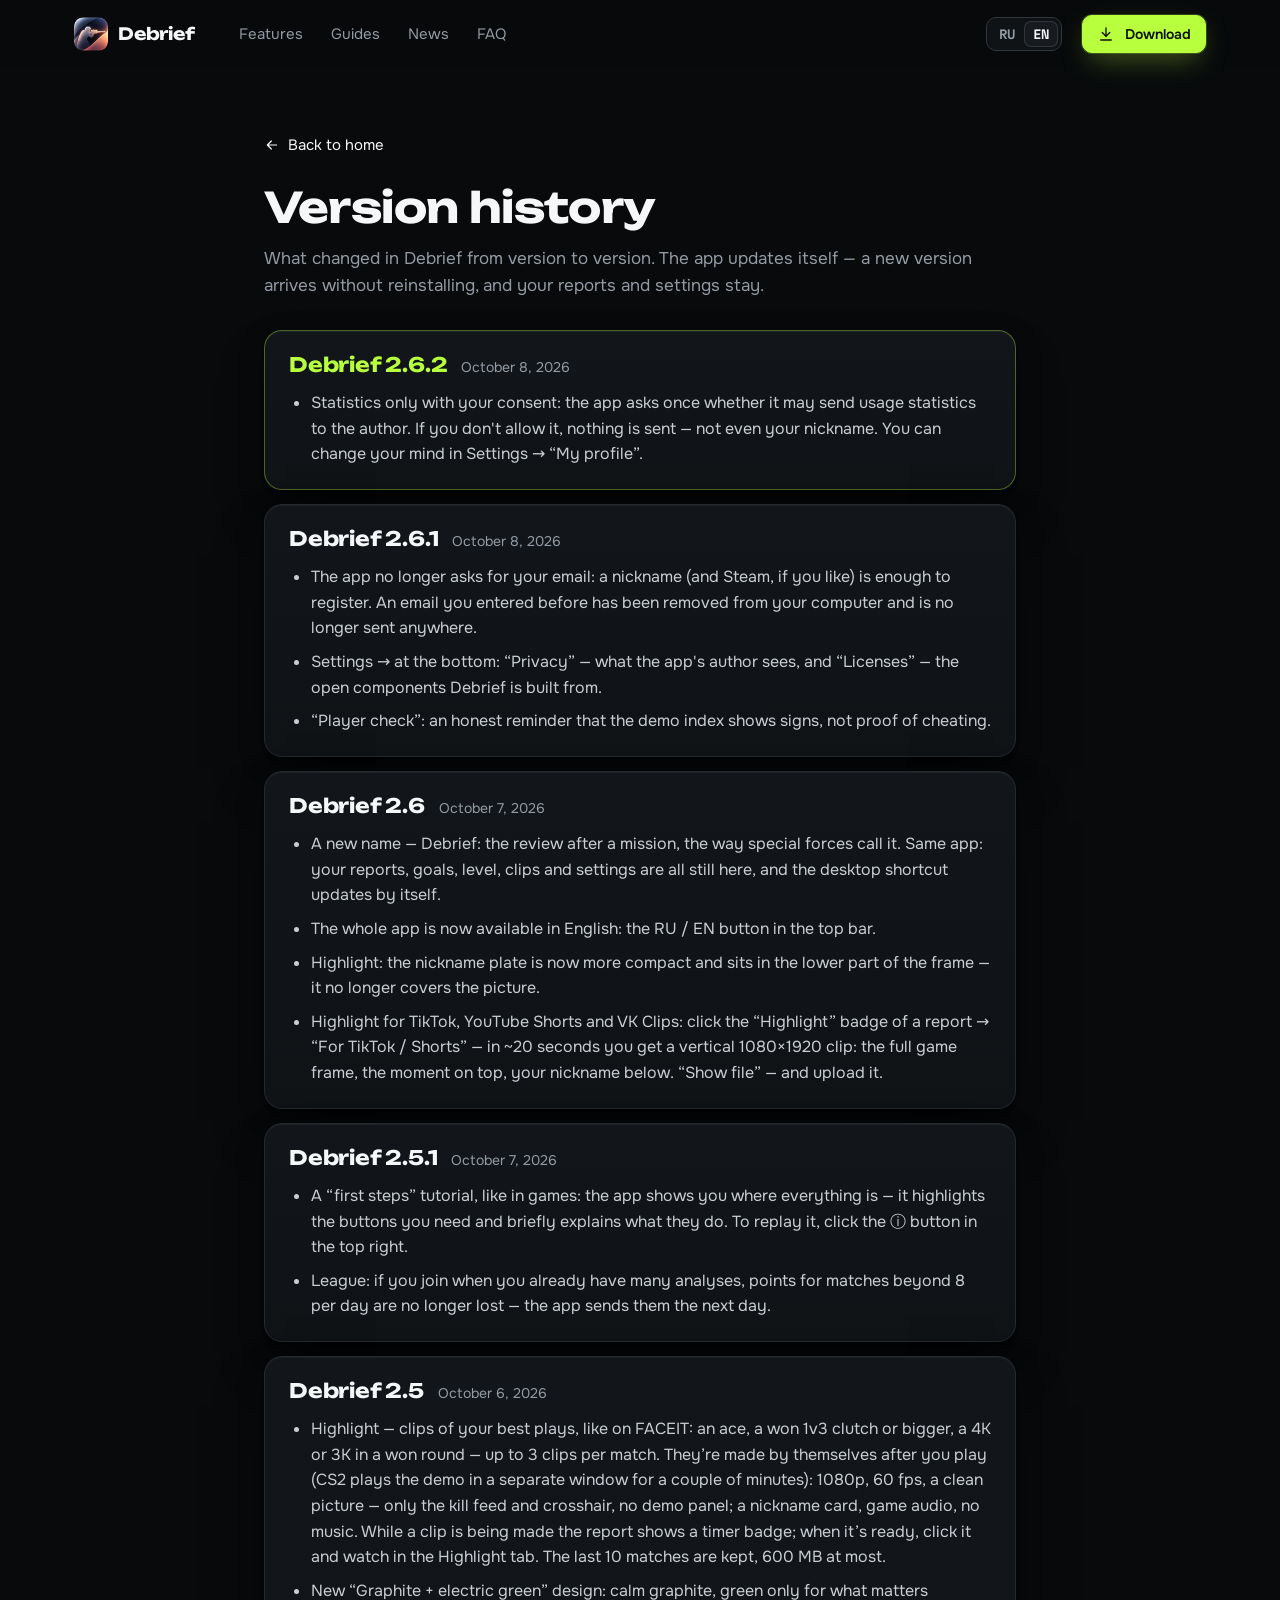
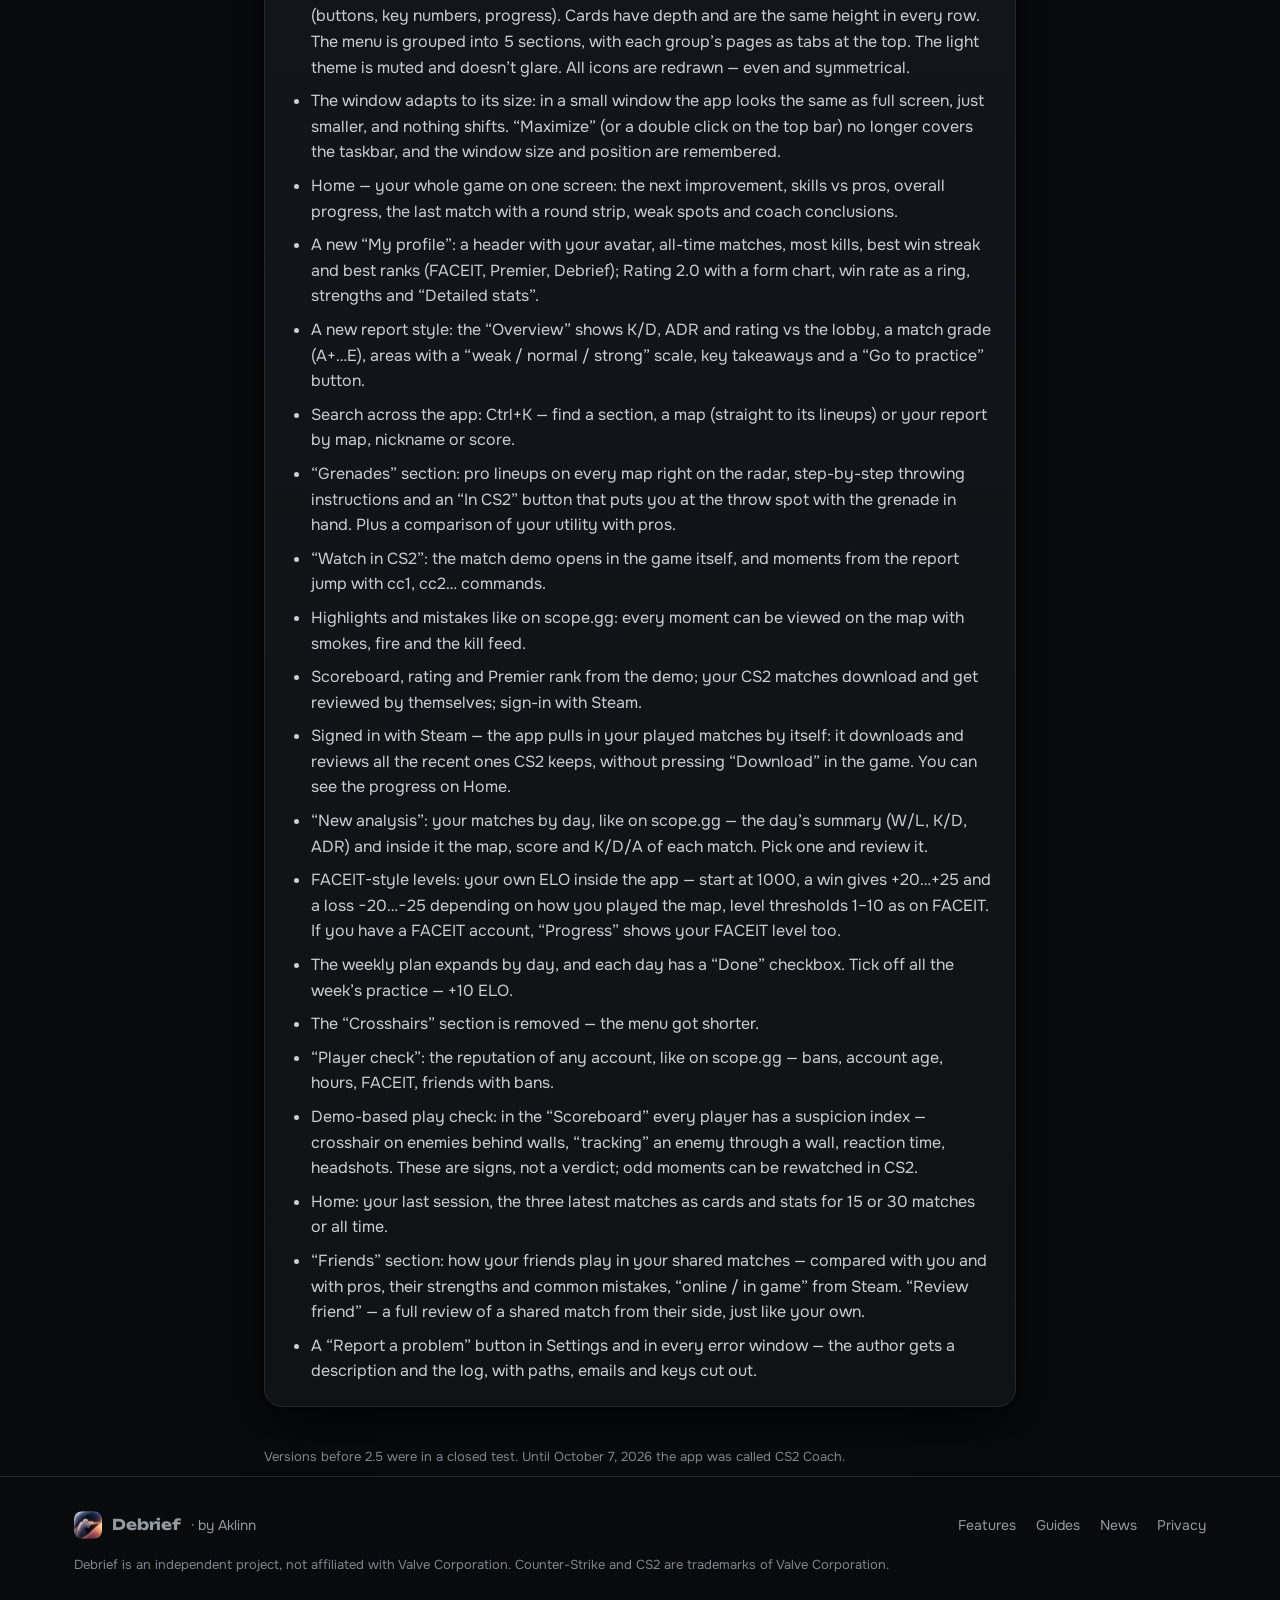
<file: changelog.html>
<!doctype html>
<html lang="ru">
<head>
<meta charset="utf-8">
<meta name="viewport" content="width=device-width, initial-scale=1">
<title>Debrief — история версий</title>
<meta name="description" content="Что нового в каждой версии Debrief — программы для разбора демок CS2."
      data-ru="Что нового в каждой версии Debrief — программы для разбора демок CS2."
      data-en="What’s new in every version of Debrief, the CS2 demo review app.">
<meta http-equiv="Content-Security-Policy" content="default-src 'self'; script-src 'self'; style-src 'self' 'unsafe-inline'; img-src 'self' data:; font-src 'self'; media-src 'self'; connect-src 'self' https://script.google.com https://script.googleusercontent.com https://api.github.com; object-src 'none'; base-uri 'self'; form-action 'none'; upgrade-insecure-requests">
<meta name="theme-color" content="#080A0C">
<meta name="cc-title" data-ru="Debrief — история версий" data-en="Debrief — version history">
<link rel="canonical" href="https://aklinn00-create.github.io/changelog.html">
<meta property="og:type" content="website">
<meta property="og:site_name" content="Debrief">
<meta property="og:title" content="История версий Debrief">
<meta property="og:url" content="https://aklinn00-create.github.io/changelog.html">
<meta property="og:image" content="https://aklinn00-create.github.io/img/og.jpg">
<meta name="twitter:card" content="summary_large_image">
<link rel="icon" type="image/png" href="img/logo_icon.png">
<link rel="apple-touch-icon" href="img/apple-touch-icon.png">
<link rel="stylesheet" href="site.css?v=f1b28d96">
<script src="site.js?v=9fcc9fdc"></script>
</head>
<body>
<svg width="0" height="0" style="position:absolute" aria-hidden="true">
  <defs>
    <symbol id="i-back" viewBox="0 0 24 24" fill="none" stroke="currentColor" stroke-width="1.8" stroke-linecap="round" stroke-linejoin="round"><path d="M19 12H5M11 6l-6 6 6 6"/></symbol>
    <symbol id="i-dl" viewBox="0 0 24 24" fill="none" stroke="currentColor" stroke-width="1.8" stroke-linecap="round" stroke-linejoin="round"><path d="M12 4v11"/><path d="m7 10 5 5 5-5"/><path d="M5 20h14"/></symbol>
  </defs>
</svg>

<header class="top">
  <div class="wrap">
    <a class="brand" href="index.html" aria-label="Debrief">
      <img src="img/logo_icon.png" alt="" width="34" height="34">
      <span class="wm">Debrief</span>
    </a>
    <nav class="nav" aria-label="Разделы">
      <a href="index.html#features"><span lang="ru">Возможности</span><span lang="en">Features</span></a>
      <a href="guides.html"><span lang="ru">Гайды</span><span lang="en">Guides</span></a>
      <a href="news.html"><span lang="ru">Новости</span><span lang="en">News</span></a>
      <a href="index.html#faq"><span lang="ru">Вопросы</span><span lang="en">FAQ</span></a>
    </nav>
    <div class="sp"></div>
    <div class="lang" role="group" aria-label="Язык · Language">
      <button type="button" data-l="ru" aria-pressed="true">RU</button>
      <button type="button" data-l="en" aria-pressed="false">EN</button>
    </div>
    <a class="btn sm cta" href="https://github.com/aklinn00-create/cs2-reports/releases/download/app/CS2Coach_Setup.exe">
      <svg aria-hidden="true"><use href="#i-dl"/></svg><span lang="ru">Скачать</span><span lang="en">Download</span>
    </a>
  </div>
</header>

<main class="doc">
  <a class="back" href="index.html"><svg aria-hidden="true"><use href="#i-back"/></svg><span lang="ru">На главную</span><span lang="en">Back to home</span></a>
  <h1><span lang="ru">История версий</span><span lang="en">Version history</span></h1>
  <p class="lead2" lang="ru">Что менялось в Debrief от версии к версии. Программа обновляется сама — новая версия придёт без переустановки, а отчёты и настройки останутся.</p>
  <p class="lead2" lang="en">What changed in Debrief from version to version. The app updates itself — a new version arrives without reinstalling, and your reports and settings stay.</p>
  <div class="rels" id="changelog">
      <article class="rel" data-ver="v2.6.2">
        <div class="rel-h"><h2>Debrief 2.6.2</h2><time datetime="2026-10-08"><span lang="ru">8 октября 2026</span><span lang="en">October 8, 2026</span></time></div>
        <ul lang="ru"><li>Статистика — только с твоего согласия: программа один раз спросит, можно ли отправлять автору статистику использования. Не разрешишь — не уйдёт ничего, даже ник. Передумать можно в Настройках → «Мой профиль».</li></ul>
        <ul lang="en"><li>Statistics only with your consent: the app asks once whether it may send usage statistics to the author. If you don&#x27;t allow it, nothing is sent — not even your nickname. You can change your mind in Settings → “My profile”.</li></ul>
      </article>
      <article class="rel" data-ver="v2.6.1">
        <div class="rel-h"><h2>Debrief 2.6.1</h2><time datetime="2026-10-08"><span lang="ru">8 октября 2026</span><span lang="en">October 8, 2026</span></time></div>
        <ul lang="ru"><li>Программа больше не спрашивает почту: для регистрации хватит ника (и Steam, если хочешь). Почта, указанная раньше, удалена с твоего компьютера и больше никуда не отправляется.</li><li>Настройки → внизу: «Конфиденциальность» — что видит автор программы, и «Лицензии» — список открытых компонентов, из которых собран Debrief.</li><li>«Проверка игрока»: ещё раз честно напоминаем, что индекс по демке — это признаки, а не доказательство читов.</li></ul>
        <ul lang="en"><li>The app no longer asks for your email: a nickname (and Steam, if you like) is enough to register. An email you entered before has been removed from your computer and is no longer sent anywhere.</li><li>Settings → at the bottom: “Privacy” — what the app&#x27;s author sees, and “Licenses” — the open components Debrief is built from.</li><li>“Player check”: an honest reminder that the demo index shows signs, not proof of cheating.</li></ul>
      </article>
      <article class="rel" data-ver="v2.6">
        <div class="rel-h"><h2>Debrief 2.6</h2><time datetime="2026-10-07"><span lang="ru">7 октября 2026</span><span lang="en">October 7, 2026</span></time></div>
        <ul lang="ru"><li>Новое имя — Debrief: так у спецназа называют разбор после задания. Программа та же: твои отчёты, цели, уровень, ролики и настройки остались на месте, ярлык на рабочем столе обновится сам.</li><li>Английский язык: вся программа теперь есть и на английском — кнопка RU / EN в верхней строке.</li><li>Highlight: плашка с ником стала компактнее и опустилась в нижнюю часть кадра — не закрывает картинку.</li><li>Highlight для TikTok, YouTube Shorts и VK Клипов: нажми на значок «Highlight» у отчёта → «Для TikTok / Shorts» — за ~20 секунд получится вертикальный ролик 1080×1920: весь кадр игры, сверху момент, снизу твой ник. «Показать файл» — и загружай.</li></ul>
        <ul lang="en"><li>A new name — Debrief: the review after a mission, the way special forces call it. Same app: your reports, goals, level, clips and settings are all still here, and the desktop shortcut updates by itself.</li><li>The whole app is now available in English: the RU / EN button in the top bar.</li><li>Highlight: the nickname plate is now more compact and sits in the lower part of the frame — it no longer covers the picture.</li><li>Highlight for TikTok, YouTube Shorts and VK Clips: click the “Highlight” badge of a report → “For TikTok / Shorts” — in ~20 seconds you get a vertical 1080×1920 clip: the full game frame, the moment on top, your nickname below. “Show file” — and upload it.</li></ul>
      </article>
      <article class="rel" data-ver="v2.5.1">
        <div class="rel-h"><h2>Debrief 2.5.1</h2><time datetime="2026-10-07"><span lang="ru">7 октября 2026</span><span lang="en">October 7, 2026</span></time></div>
        <ul lang="ru"><li>Обучение «первые шаги», как в играх: программа сама покажет, где что лежит, — подсветит нужные кнопки и коротко объяснит, за что они отвечают. Пройти заново — кнопка ⓘ сверху справа.</li><li>Лига: если включить участие, когда разборов уже много, очки за матчи сверх 8 в сутки больше не теряются — программа досылает их на следующий день.</li></ul>
        <ul lang="en"><li>A “first steps” tutorial, like in games: the app shows you where everything is — it highlights the buttons you need and briefly explains what they do. To replay it, click the ⓘ button in the top right.</li><li>League: if you join when you already have many analyses, points for matches beyond 8 per day are no longer lost — the app sends them the next day.</li></ul>
      </article>
      <article class="rel" data-ver="v2.5">
        <div class="rel-h"><h2>Debrief 2.5</h2><time datetime="2026-10-06"><span lang="ru">6 октября 2026</span><span lang="en">October 6, 2026</span></time></div>
        <ul lang="ru"><li>Highlight — ролики твоих лучших моментов, как на FACEIT: эйс, выигранный клатч 1 на 3 и больше, 4K или 3K в выигранном раунде — до 3 роликов на матч. Делаются сами после игры (CS2 записывает демку в отдельном окне на пару минут): 1080p, 60 кадров, чистая картинка — только килфид и прицел, без панели демо; плашка с ником, звук игры, без музыки. Пока готовится — у отчёта значок с таймером, готово — жмёшь и смотришь во вкладке Highlight. Хранятся последние 10 матчей, не больше 600 МБ.</li><li>Новый дизайн «Графит + электрический зелёный»: спокойный графит, зелёным — только главное (кнопки, ключевые цифры, прогресс). Плашки объёмные, в каждом ряду — одной высоты. Меню собрано в 5 групп, страницы группы — вкладки сверху. Светлая тема приглушённая, не слепит. Все иконки нарисованы заново — ровные и симметричные.</li><li>Окно подстраивается под размер: в маленьком окне программа выглядит так же, как на весь экран, — просто мельче, ничего не съезжает. «Развернуть» (или двойной клик по верхней строке) больше не закрывает панель задач, а размер и место окна запоминаются.</li><li>Главная — вся твоя игра на одном экране: следующее улучшение, навыки против профи, общий прогресс, последний матч с полосой раундов, слабые места и выводы тренера.</li><li>«Мой профиль» в новом виде: шапка с аватаркой, матчи за всё время, больше всего убийств, лучшая серия побед и лучшие ранги (FACEIT, Premier, Debrief); рейтинг 2.0 с графиком формы, винрейт кольцом, сильные стороны и «Подробная статистика».</li><li>Отчёт в новом стиле: в «Главном» — K/D, ADR и рейтинг против лобби, итоговая оценка матча (A+…E), направления со шкалой «слабо / норма / сильно», ключевые выводы и кнопка «Перейти к тренировке».</li><li>Поиск по программе: Ctrl+K — найди раздел, карту (сразу к раскидкам) или свой отчёт по карте, нику или счёту.</li><li>Раздел «Гранаты»: раскидки профи на каждой карте прямо на радаре, как бросать по шагам и кнопка «В CS2» — ты сразу в точке броска с гранатой в руке. И сравнение твоих гранат с профи.</li><li>«Смотреть в CS2»: демка матча открывается в самой игре, а моменты из отчёта — командами cc1, cc2…</li><li>Хайлайты и ошибки как на scope.gg: каждый момент можно посмотреть на карте, с дымами, огнём и килфидом.</li><li>Таблица матча, рейтинг и ранг Premier из демки; мои матчи из CS2 качаются и разбираются сами; вход через Steam.</li><li>Вошёл через Steam — программа сама подтягивает сыгранные матчи: скачивает и разбирает все последние, что хранит CS2, без «Скачать» в игре. Как идёт загрузка — видно на главной.</li><li>«Новый разбор»: твои матчи по дням, как на scope.gg — итог дня (W/L, K/D, ADR) и внутри карта, счёт и K/D/A каждого матча. Выбираешь нужный — и разбираешь.</li><li>Уровни как на FACEIT: свой ELO внутри программы — старт 1000, победа +20…+25, поражение −20…−25 в зависимости от того, как ты сыграл карту, пороги уровней 1–10 как у FACEIT. Есть аккаунт FACEIT — в «Прогрессе» видно и твой уровень FACEIT.</li><li>План на неделю раскрывается по дням, у каждого дня — галочка «Сделал». Отметил все тренировки недели — +10 ELO.</li><li>Раздел «Прицелы» убран — меню стало короче.</li><li>«Проверка игрока»: репутация любого аккаунта, как на scope.gg — баны, возраст, часы, FACEIT, друзья с банами.</li><li>Проверка игры по демке: в «Таблице матча» у каждого игрока индекс подозрительности — прицел на врагах за стеной, «ведёт» врага сквозь стену, реакция, хедшоты. Это признаки, а не приговор; странные моменты можно пересмотреть в CS2.</li><li>Главная: последняя сессия, три последних матча карточками и метрики за 15, 30 матчей или за всё время.</li><li>Раздел «Друзья»: как играют твои друзья в ваших общих матчах — сравнение с тобой и с профи, их сильные стороны и частые ошибки, «в сети / в игре» из Steam. «Разобрать друга» — полный разбор общего матча за него, как свой.</li><li>Кнопка «Сообщить о проблеме» в Настройках и в окне любой ошибки — автор получит описание и журнал, а пути, почты и ключи из него вырезаются.</li></ul>
        <ul lang="en"><li>Highlight — clips of your best plays, like on FACEIT: an ace, a won 1v3 clutch or bigger, a 4K or 3K in a won round — up to 3 clips per match. They’re made by themselves after you play (CS2 plays the demo in a separate window for a couple of minutes): 1080p, 60 fps, a clean picture — only the kill feed and crosshair, no demo panel; a nickname card, game audio, no music. While a clip is being made the report shows a timer badge; when it’s ready, click it and watch in the Highlight tab. The last 10 matches are kept, 600 MB at most.</li><li>New “Graphite + electric green” design: calm graphite, green only for what matters (buttons, key numbers, progress). Cards have depth and are the same height in every row. The menu is grouped into 5 sections, with each group’s pages as tabs at the top. The light theme is muted and doesn’t glare. All icons are redrawn — even and symmetrical.</li><li>The window adapts to its size: in a small window the app looks the same as full screen, just smaller, and nothing shifts. “Maximize” (or a double click on the top bar) no longer covers the taskbar, and the window size and position are remembered.</li><li>Home — your whole game on one screen: the next improvement, skills vs pros, overall progress, the last match with a round strip, weak spots and coach conclusions.</li><li>A new “My profile”: a header with your avatar, all-time matches, most kills, best win streak and best ranks (FACEIT, Premier, Debrief); Rating 2.0 with a form chart, win rate as a ring, strengths and “Detailed stats”.</li><li>A new report style: the “Overview” shows K/D, ADR and rating vs the lobby, a match grade (A+…E), areas with a “weak / normal / strong” scale, key takeaways and a “Go to practice” button.</li><li>Search across the app: Ctrl+K — find a section, a map (straight to its lineups) or your report by map, nickname or score.</li><li>“Grenades” section: pro lineups on every map right on the radar, step-by-step throwing instructions and an “In CS2” button that puts you at the throw spot with the grenade in hand. Plus a comparison of your utility with pros.</li><li>“Watch in CS2”: the match demo opens in the game itself, and moments from the report jump with cc1, cc2… commands.</li><li>Highlights and mistakes like on scope.gg: every moment can be viewed on the map with smokes, fire and the kill feed.</li><li>Scoreboard, rating and Premier rank from the demo; your CS2 matches download and get reviewed by themselves; sign-in with Steam.</li><li>Signed in with Steam — the app pulls in your played matches by itself: it downloads and reviews all the recent ones CS2 keeps, without pressing “Download” in the game. You can see the progress on Home.</li><li>“New analysis”: your matches by day, like on scope.gg — the day’s summary (W/L, K/D, ADR) and inside it the map, score and K/D/A of each match. Pick one and review it.</li><li>FACEIT-style levels: your own ELO inside the app — start at 1000, a win gives +20…+25 and a loss −20…−25 depending on how you played the map, level thresholds 1–10 as on FACEIT. If you have a FACEIT account, “Progress” shows your FACEIT level too.</li><li>The weekly plan expands by day, and each day has a “Done” checkbox. Tick off all the week’s practice — +10 ELO.</li><li>The “Crosshairs” section is removed — the menu got shorter.</li><li>“Player check”: the reputation of any account, like on scope.gg — bans, account age, hours, FACEIT, friends with bans.</li><li>Demo-based play check: in the “Scoreboard” every player has a suspicion index — crosshair on enemies behind walls, “tracking” an enemy through a wall, reaction time, headshots. These are signs, not a verdict; odd moments can be rewatched in CS2.</li><li>Home: your last session, the three latest matches as cards and stats for 15 or 30 matches or all time.</li><li>“Friends” section: how your friends play in your shared matches — compared with you and with pros, their strengths and common mistakes, “online / in game” from Steam. “Review friend” — a full review of a shared match from their side, just like your own.</li><li>A “Report a problem” button in Settings and in every error window — the author gets a description and the log, with paths, emails and keys cut out.</li></ul>
      </article>
  </div>
  <p class="src" lang="ru">Версии до 2.5 были в закрытом тесте. До 7 октября 2026 программа называлась CS2 Coach.</p>
  <p class="src" lang="en">Versions before 2.5 were in a closed test. Until October 7, 2026 the app was called CS2 Coach.</p>
</main>

<footer>
  <div class="wrap">
    <a class="brand" href="index.html" aria-label="Debrief">
      <img src="img/logo_icon.png" alt="" width="28" height="28" style="width:28px;height:28px;border-radius:8px">
      <span class="wm" style="font-size:15px">Debrief</span>
      <span>· by Aklinn</span>
    </a>
    <nav aria-label="Ссылки">
      <a href="index.html#features"><span lang="ru">Возможности</span><span lang="en">Features</span></a>
      <a href="guides.html"><span lang="ru">Гайды</span><span lang="en">Guides</span></a>
      <a href="news.html"><span lang="ru">Новости</span><span lang="en">News</span></a>
      <a href="privacy.html"><span lang="ru">Конфиденциальность</span><span lang="en">Privacy</span></a>
    </nav>
    <p class="legal" lang="ru">Debrief — независимый проект, не связан с Valve Corporation. Counter-Strike и CS2 — товарные знаки Valve Corporation.</p>
    <p class="legal" lang="en">Debrief is an independent project, not affiliated with Valve Corporation. Counter-Strike and CS2 are trademarks of Valve Corporation.</p>
  </div>
</footer>
</body>
</html>
</file>
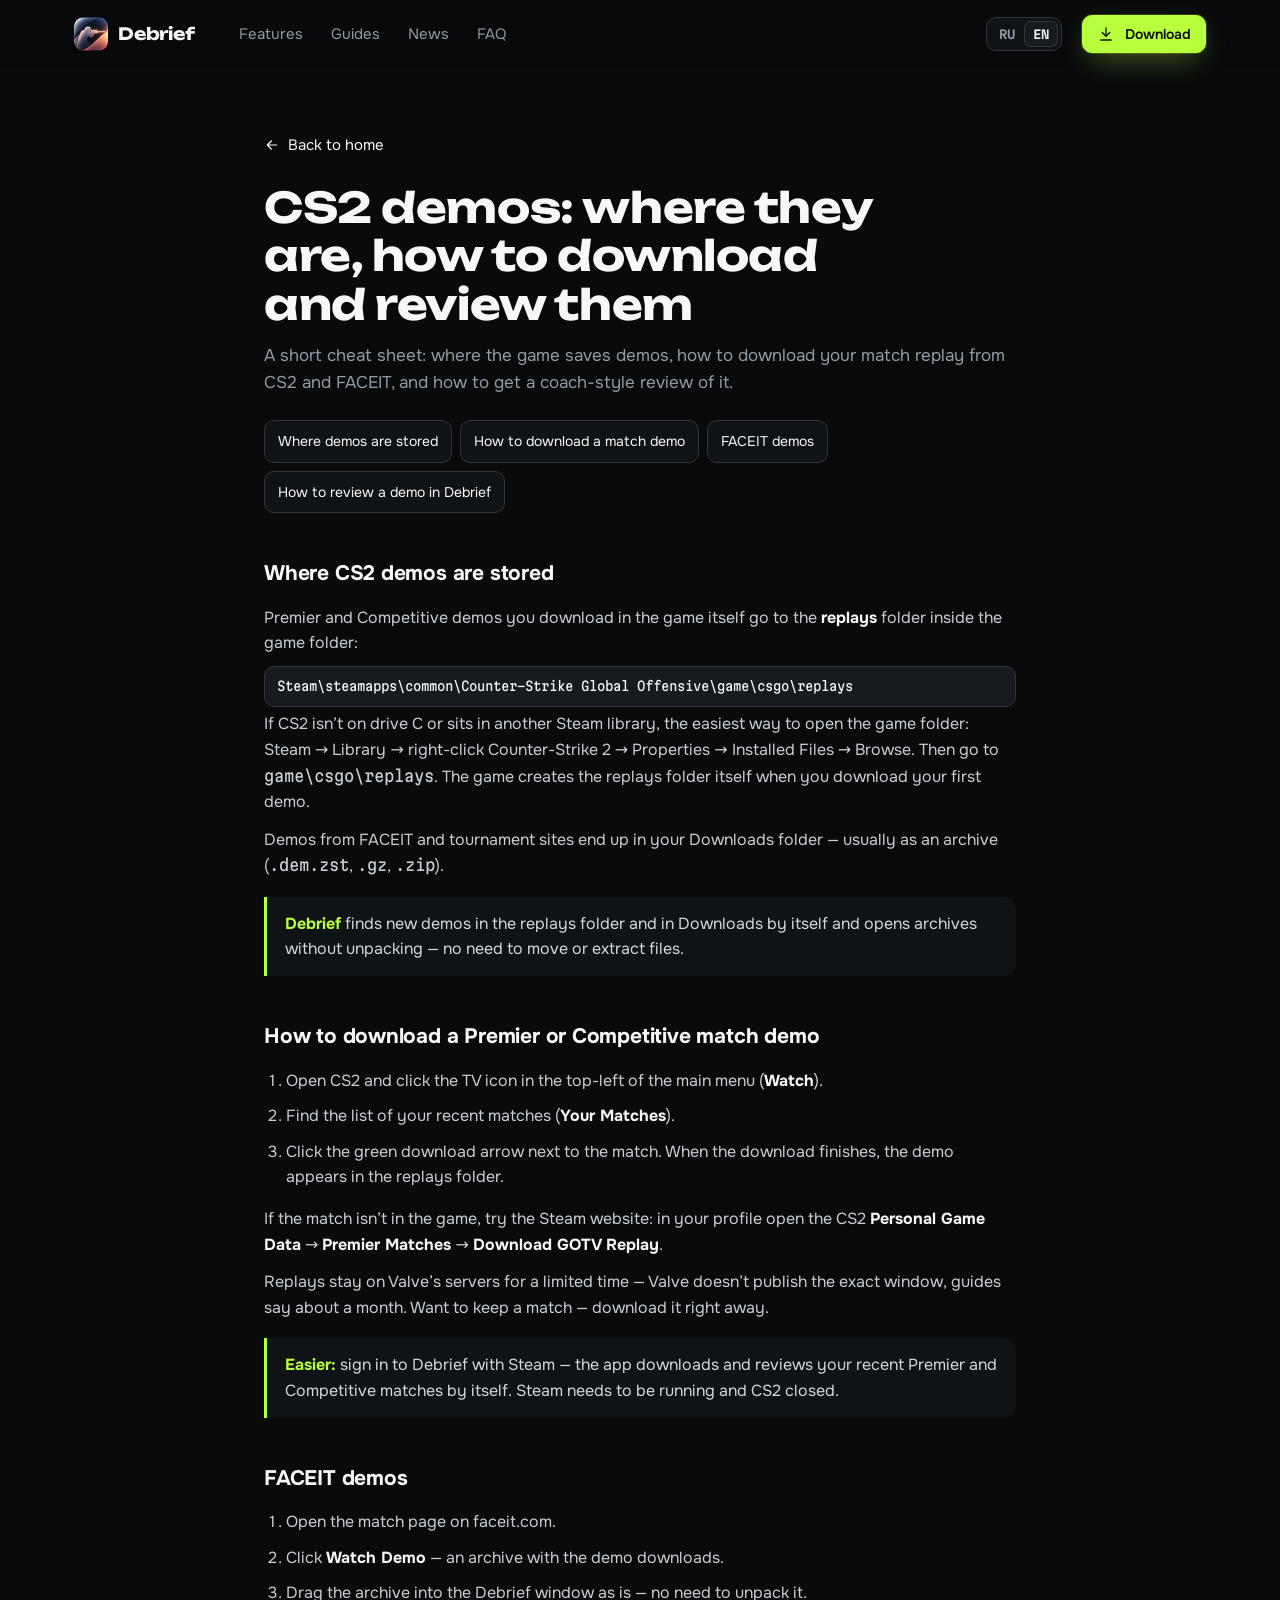
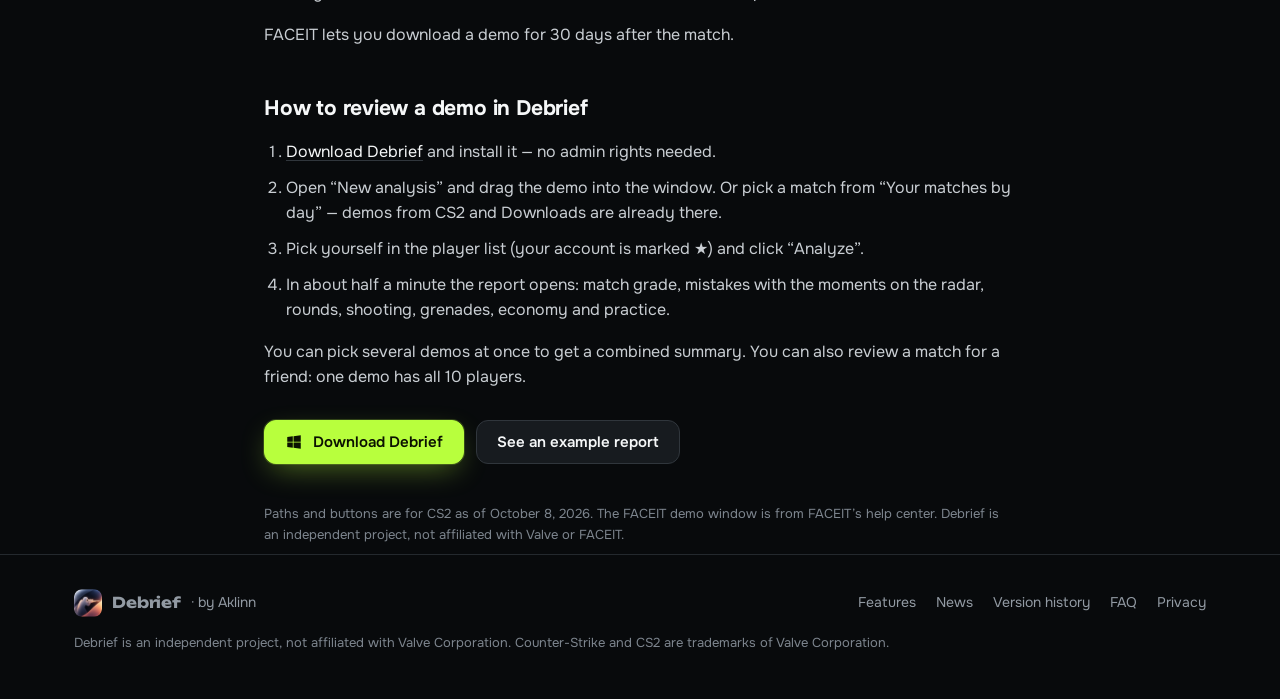
<file: guides.html>
<!doctype html>
<html lang="ru">
<head>
<meta charset="utf-8">
<meta name="viewport" content="width=device-width, initial-scale=1">
<title>Где хранятся демки CS2 и как скачать демку матча — Debrief</title>
<meta name="description" content="Где лежат демки CS2, как скачать демку матча Премьер, соревновательного режима и FACEIT и как разобрать её в Debrief."
      data-ru="Где лежат демки CS2, как скачать демку матча Премьер, соревновательного режима и FACEIT и как разобрать её в Debrief."
      data-en="Where CS2 stores demos, how to download a Premier, Competitive or FACEIT match demo and how to review it in Debrief.">
<meta http-equiv="Content-Security-Policy" content="default-src 'self'; script-src 'self'; style-src 'self' 'unsafe-inline'; img-src 'self' data:; font-src 'self'; media-src 'self'; connect-src 'self' https://script.google.com https://script.googleusercontent.com https://api.github.com; object-src 'none'; base-uri 'self'; form-action 'none'; upgrade-insecure-requests">
<meta name="theme-color" content="#080A0C">
<meta name="cc-title" data-ru="Где хранятся демки CS2 и как скачать демку матча — Debrief" data-en="Where CS2 demos are stored and how to download a match demo — Debrief">
<link rel="canonical" href="https://aklinn00-create.github.io/guides.html">
<meta property="og:type" content="article">
<meta property="og:site_name" content="Debrief">
<meta property="og:title" content="Где хранятся демки CS2 и как скачать демку матча">
<meta property="og:description" content="Папка replays, кнопка загрузки в CS2, демки FACEIT и разбор в Debrief — по шагам. Where CS2 demos are stored and how to get them.">
<meta property="og:url" content="https://aklinn00-create.github.io/guides.html">
<meta property="og:image" content="https://aklinn00-create.github.io/img/og.jpg">
<meta property="og:image:width" content="1200">
<meta property="og:image:height" content="630">
<meta name="twitter:card" content="summary_large_image">
<link rel="icon" type="image/png" href="img/logo_icon.png">
<link rel="apple-touch-icon" href="img/apple-touch-icon.png">
<link rel="stylesheet" href="site.css?v=f1b28d96">
<script src="site.js?v=9fcc9fdc"></script>
</head>
<body>
<svg width="0" height="0" style="position:absolute" aria-hidden="true">
  <defs>
    <symbol id="i-back" viewBox="0 0 24 24" fill="none" stroke="currentColor" stroke-width="1.8" stroke-linecap="round" stroke-linejoin="round"><path d="M19 12H5M11 6l-6 6 6 6"/></symbol>
    <symbol id="i-dl" viewBox="0 0 24 24" fill="none" stroke="currentColor" stroke-width="1.8" stroke-linecap="round" stroke-linejoin="round"><path d="M12 4v11"/><path d="m7 10 5 5 5-5"/><path d="M5 20h14"/></symbol>
    <symbol id="i-win" viewBox="0 0 24 24" fill="currentColor"><path d="M3 5.4 10.4 4.4v7.1H3zM11.4 4.3 21 3v8.5h-9.6zM3 12.5h7.4v7.1L3 18.6zM11.4 12.5H21V21l-9.6-1.3z"/></symbol>
  </defs>
</svg>

<header class="top">
  <div class="wrap">
    <a class="brand" href="index.html" aria-label="Debrief">
      <img src="img/logo_icon.png" alt="" width="34" height="34">
      <span class="wm">Debrief</span>
    </a>
    <nav class="nav" aria-label="Разделы">
      <a href="index.html#features"><span lang="ru">Возможности</span><span lang="en">Features</span></a>
      <a href="guides.html" aria-current="page"><span lang="ru">Гайды</span><span lang="en">Guides</span></a>
      <a href="news.html"><span lang="ru">Новости</span><span lang="en">News</span></a>
      <a href="index.html#faq"><span lang="ru">Вопросы</span><span lang="en">FAQ</span></a>
    </nav>
    <div class="sp"></div>
    <div class="lang" role="group" aria-label="Язык · Language">
      <button type="button" data-l="ru" aria-pressed="true">RU</button>
      <button type="button" data-l="en" aria-pressed="false">EN</button>
    </div>
    <a class="btn sm cta" href="https://github.com/aklinn00-create/cs2-reports/releases/download/app/CS2Coach_Setup.exe">
      <svg aria-hidden="true"><use href="#i-dl"/></svg><span lang="ru">Скачать</span><span lang="en">Download</span>
    </a>
  </div>
</header>

<main class="doc">
  <a class="back" href="index.html"><svg aria-hidden="true"><use href="#i-back"/></svg><span lang="ru">На главную</span><span lang="en">Back to home</span></a>

  <!-- ===================== RU ===================== -->
  <div lang="ru">
    <h1>Демки CS2: где лежат, как скачать и разобрать</h1>
    <p class="lead2">Короткая шпаргалка: куда игра сохраняет демки, как скачать запись своего матча из CS2 и с FACEIT и как получить по ней разбор как от тренера.</p>
    <nav class="toc" aria-label="Содержание">
      <a href="#where">Где хранятся демки</a>
      <a href="#download">Как скачать демку матча</a>
      <a href="#faceit">Демки FACEIT</a>
      <a href="#analyze">Как разобрать демку в Debrief</a>
    </nav>

    <h2 id="where">Где хранятся демки CS2</h2>
    <p>Демки матчей Премьер и соревновательного режима, которые ты скачал в самой игре, CS2 кладёт в папку <b>replays</b> внутри папки игры:</p>
    <div class="path" translate="no">Steam\steamapps\common\Counter-Strike Global Offensive\game\csgo\replays</div>
    <p>Если CS2 стоит не на диске C или в другой библиотеке Steam, проще всего открыть папку игры так: Steam → Библиотека → правой кнопкой по Counter-Strike 2 → «Свойства» → «Установленные файлы» → «Обзор». Дальше — <span class="mono">game\csgo\replays</span>. Папку replays игра создаёт сама при первой загрузке демки.</p>
    <p>Демки с FACEIT и турнирных сайтов браузер сохраняет в «Загрузки» — обычно архивом (<span class="mono">.dem.zst</span>, <span class="mono">.gz</span>, <span class="mono">.zip</span>).</p>
    <div class="tip"><b>Debrief</b> сам находит новые демки в папке replays и в «Загрузках» и открывает архивы без распаковки — переносить и распаковывать файлы не нужно.</div>

    <h2 id="download">Как скачать демку матча Премьер или соревновательного</h2>
    <ol>
      <li>Открой CS2 и в главном меню нажми значок телевизора слева вверху (в английской версии раздел называется <b>Watch</b>).</li>
      <li>Найди список своих последних матчей (<b>Your Matches</b>).</li>
      <li>Нажми зелёную стрелку загрузки рядом с нужным матчем. Когда загрузка закончится, демка появится в папке replays.</li>
    </ol>
    <p>Если матча в игре нет, попробуй сайт Steam: в своём профиле открой игровые данные CS2 (<b>Personal Game Data</b>) → вкладка матчей Премьер (<b>Premier Matches</b>) → <b>Download GOTV Replay</b>.</p>
    <p>Записи хранятся на серверах Valve ограниченное время — точный срок Valve не публикует, гайды называют около месяца. Хочешь сохранить матч — скачивай сразу.</p>
    <div class="tip"><b>Проще:</b> войди в Debrief через Steam — программа сама скачает и разберёт твои последние матчи Премьер и соревновательного режима. Для этого должен быть запущен Steam, а CS2 — закрыта.</div>

    <h2 id="faceit">Демки FACEIT</h2>
    <ol>
      <li>Открой страницу матча на faceit.com.</li>
      <li>Нажми кнопку <b>Watch Demo</b> — скачается архив с демкой.</li>
      <li>Перетащи архив в окно Debrief как есть — распаковывать не нужно.</li>
    </ol>
    <p>FACEIT даёт скачать демку в течение 30 дней после матча.</p>

    <h2 id="analyze">Как разобрать демку в Debrief</h2>
    <ol>
      <li><a href="index.html">Скачай Debrief</a> и установи — права администратора не нужны.</li>
      <li>Открой «Новый разбор» и перетащи демку в окно. Или выбери матч из списка «Твои матчи по дням» — там уже лежат демки из CS2 и «Загрузок».</li>
      <li>Выбери себя в списке игроков (твой аккаунт отмечен ★) и нажми «Анализировать».</li>
      <li>Примерно через полминуты откроется отчёт: оценка матча, ошибки с моментами на радаре, раунды, стрельба, гранаты, экономика и тренировка.</li>
    </ol>
    <p>Можно выбрать несколько демок сразу — получится общая сводка. Разобрать матч можно и за друга: в одной демке есть все 10 игроков.</p>
    <div class="cta-row">
      <a class="btn cta" href="index.html"><svg aria-hidden="true"><use href="#i-win"/></svg>Скачать Debrief</a>
      <a class="btn" href="example/report-ru.html">Посмотреть пример отчёта</a>
    </div>
    <p class="src">Пути и кнопки — для CS2 на 8 октября 2026. Срок хранения демок FACEIT — по справке FACEIT. Debrief — независимый проект, не связан с Valve и FACEIT.</p>
  </div>

  <!-- ===================== EN ===================== -->
  <div lang="en">
    <h1>CS2 demos: where they are, how to download and review them</h1>
    <p class="lead2">A short cheat sheet: where the game saves demos, how to download your match replay from CS2 and FACEIT, and how to get a coach-style review of it.</p>
    <nav class="toc" aria-label="Contents">
      <a href="#where-en">Where demos are stored</a>
      <a href="#download-en">How to download a match demo</a>
      <a href="#faceit-en">FACEIT demos</a>
      <a href="#analyze-en">How to review a demo in Debrief</a>
    </nav>

    <h2 id="where-en">Where CS2 demos are stored</h2>
    <p>Premier and Competitive demos you download in the game itself go to the <b>replays</b> folder inside the game folder:</p>
    <div class="path" translate="no">Steam\steamapps\common\Counter-Strike Global Offensive\game\csgo\replays</div>
    <p>If CS2 isn’t on drive C or sits in another Steam library, the easiest way to open the game folder: Steam → Library → right-click Counter-Strike 2 → Properties → Installed Files → Browse. Then go to <span class="mono">game\csgo\replays</span>. The game creates the replays folder itself when you download your first demo.</p>
    <p>Demos from FACEIT and tournament sites end up in your Downloads folder — usually as an archive (<span class="mono">.dem.zst</span>, <span class="mono">.gz</span>, <span class="mono">.zip</span>).</p>
    <div class="tip"><b>Debrief</b> finds new demos in the replays folder and in Downloads by itself and opens archives without unpacking — no need to move or extract files.</div>

    <h2 id="download-en">How to download a Premier or Competitive match demo</h2>
    <ol>
      <li>Open CS2 and click the TV icon in the top-left of the main menu (<b>Watch</b>).</li>
      <li>Find the list of your recent matches (<b>Your Matches</b>).</li>
      <li>Click the green download arrow next to the match. When the download finishes, the demo appears in the replays folder.</li>
    </ol>
    <p>If the match isn’t in the game, try the Steam website: in your profile open the CS2 <b>Personal Game Data</b> → <b>Premier Matches</b> → <b>Download GOTV Replay</b>.</p>
    <p>Replays stay on Valve’s servers for a limited time — Valve doesn’t publish the exact window, guides say about a month. Want to keep a match — download it right away.</p>
    <div class="tip"><b>Easier:</b> sign in to Debrief with Steam — the app downloads and reviews your recent Premier and Competitive matches by itself. Steam needs to be running and CS2 closed.</div>

    <h2 id="faceit-en">FACEIT demos</h2>
    <ol>
      <li>Open the match page on faceit.com.</li>
      <li>Click <b>Watch Demo</b> — an archive with the demo downloads.</li>
      <li>Drag the archive into the Debrief window as is — no need to unpack it.</li>
    </ol>
    <p>FACEIT lets you download a demo for 30 days after the match.</p>

    <h2 id="analyze-en">How to review a demo in Debrief</h2>
    <ol>
      <li><a href="index.html?lang=en">Download Debrief</a> and install it — no admin rights needed.</li>
      <li>Open “New analysis” and drag the demo into the window. Or pick a match from “Your matches by day” — demos from CS2 and Downloads are already there.</li>
      <li>Pick yourself in the player list (your account is marked ★) and click “Analyze”.</li>
      <li>In about half a minute the report opens: match grade, mistakes with the moments on the radar, rounds, shooting, grenades, economy and practice.</li>
    </ol>
    <p>You can pick several demos at once to get a combined summary. You can also review a match for a friend: one demo has all 10 players.</p>
    <div class="cta-row">
      <a class="btn cta" href="index.html?lang=en"><svg aria-hidden="true"><use href="#i-win"/></svg>Download Debrief</a>
      <a class="btn" href="example/report-en.html">See an example report</a>
    </div>
    <p class="src">Paths and buttons are for CS2 as of October 8, 2026. The FACEIT demo window is from FACEIT’s help center. Debrief is an independent project, not affiliated with Valve or FACEIT.</p>
  </div>
</main>

<footer>
  <div class="wrap">
    <a class="brand" href="index.html" aria-label="Debrief">
      <img src="img/logo_icon.png" alt="" width="28" height="28" style="width:28px;height:28px;border-radius:8px">
      <span class="wm" style="font-size:15px">Debrief</span>
      <span>· by Aklinn</span>
    </a>
    <nav aria-label="Ссылки">
      <a href="index.html#features"><span lang="ru">Возможности</span><span lang="en">Features</span></a>
      <a href="news.html"><span lang="ru">Новости</span><span lang="en">News</span></a>
      <a href="changelog.html"><span lang="ru">История версий</span><span lang="en">Version history</span></a>
      <a href="index.html#faq"><span lang="ru">Вопросы</span><span lang="en">FAQ</span></a>
      <a href="privacy.html"><span lang="ru">Конфиденциальность</span><span lang="en">Privacy</span></a>
    </nav>
    <p class="legal" lang="ru">Debrief — независимый проект, не связан с Valve Corporation. Counter-Strike и CS2 — товарные знаки Valve Corporation.</p>
    <p class="legal" lang="en">Debrief is an independent project, not affiliated with Valve Corporation. Counter-Strike and CS2 are trademarks of Valve Corporation.</p>
  </div>
</footer>
</body>
</html>
</file>
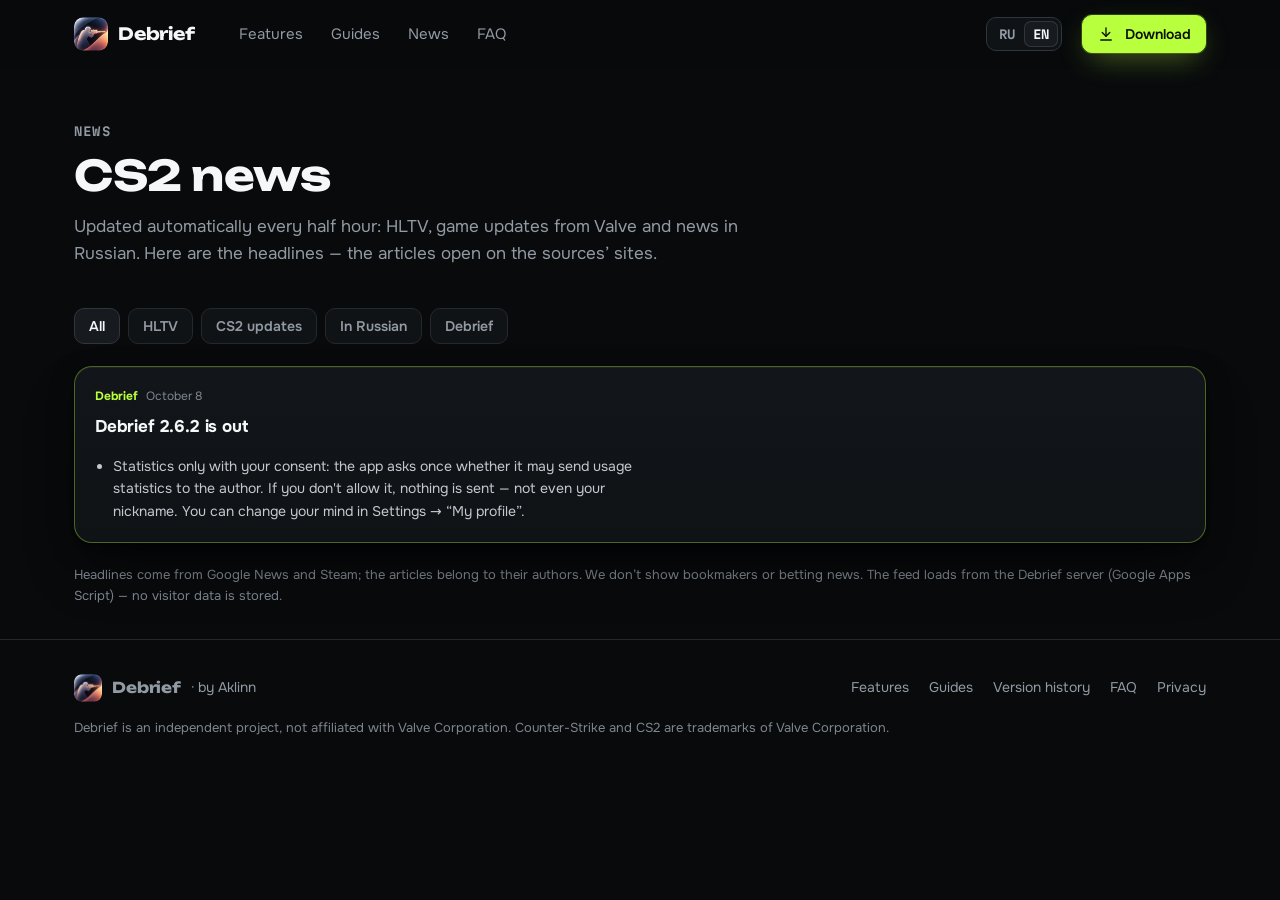
<file: news.html>
<!doctype html>
<html lang="ru">
<head>
<meta charset="utf-8">
<meta name="viewport" content="width=device-width, initial-scale=1">
<title>Debrief — новости CS2</title>
<meta name="description" content="Свежие новости CS2: HLTV, обновления игры от Valve и новости на русском. Обновляются сами."
      data-ru="Свежие новости CS2: HLTV, обновления игры от Valve и новости на русском. Обновляются сами."
      data-en="Fresh CS2 news: HLTV, game updates from Valve and news in Russian. Updated automatically.">
<meta http-equiv="Content-Security-Policy" content="default-src 'self'; script-src 'self'; style-src 'self' 'unsafe-inline'; img-src 'self' data:; font-src 'self'; media-src 'self'; connect-src 'self' https://script.google.com https://script.googleusercontent.com https://api.github.com; object-src 'none'; base-uri 'self'; form-action 'none'; upgrade-insecure-requests">
<meta name="theme-color" content="#080A0C">
<meta name="cc-title" data-ru="Debrief — новости CS2" data-en="Debrief — CS2 news">
<link rel="canonical" href="https://aklinn00-create.github.io/news.html">
<meta property="og:type" content="website">
<meta property="og:site_name" content="Debrief">
<meta property="og:title" content="Новости CS2 — Debrief">
<meta property="og:description" content="Свежие заголовки HLTV, обновления CS2 от Valve и новости на русском. CS2 news, updated automatically.">
<meta property="og:url" content="https://aklinn00-create.github.io/news.html">
<meta property="og:image" content="https://aklinn00-create.github.io/img/og.jpg">
<meta property="og:image:width" content="1200">
<meta property="og:image:height" content="630">
<meta name="twitter:card" content="summary_large_image">
<link rel="icon" type="image/png" href="img/logo_icon.png">
<link rel="apple-touch-icon" href="img/apple-touch-icon.png">
<link rel="stylesheet" href="site.css?v=f1b28d96">
<script src="site.js?v=9fcc9fdc"></script>
<script src="news.js?v=e5cb65cf"></script>
</head>
<body>
<svg width="0" height="0" style="position:absolute" aria-hidden="true">
  <defs>
    <symbol id="i-dl" viewBox="0 0 24 24" fill="none" stroke="currentColor" stroke-width="1.8" stroke-linecap="round" stroke-linejoin="round"><path d="M12 4v11"/><path d="m7 10 5 5 5-5"/><path d="M5 20h14"/></symbol>
  </defs>
</svg>

<header class="top">
  <div class="wrap">
    <a class="brand" href="index.html" aria-label="Debrief">
      <img src="img/logo_icon.png" alt="" width="34" height="34">
      <span class="wm">Debrief</span>
    </a>
    <nav class="nav" aria-label="Разделы">
      <a href="index.html#features"><span lang="ru">Возможности</span><span lang="en">Features</span></a>
      <a href="guides.html"><span lang="ru">Гайды</span><span lang="en">Guides</span></a>
      <a href="news.html" aria-current="page"><span lang="ru">Новости</span><span lang="en">News</span></a>
      <a href="index.html#faq"><span lang="ru">Вопросы</span><span lang="en">FAQ</span></a>
    </nav>
    <div class="sp"></div>
    <div class="lang" role="group" aria-label="Язык · Language">
      <button type="button" data-l="ru" aria-pressed="true">RU</button>
      <button type="button" data-l="en" aria-pressed="false">EN</button>
    </div>
    <a class="btn sm cta" href="https://github.com/aklinn00-create/cs2-reports/releases/download/app/CS2Coach_Setup.exe">
      <svg aria-hidden="true"><use href="#i-dl"/></svg><span lang="ru">Скачать</span><span lang="en">Download</span>
    </a>
  </div>
</header>

<main class="newsp">
  <div class="wrap">
    <div class="sh">
      <div class="lab"><span lang="ru">Новости</span><span lang="en">News</span></div>
      <h1><span lang="ru">Новости CS2</span><span lang="en">CS2 news</span></h1>
      <p lang="ru">Обновляются сами каждые полчаса: HLTV, обновления игры от Valve и новости на русском. Здесь — заголовки, сами статьи открываются на сайтах источников.</p>
      <p lang="en">Updated automatically every half hour: HLTV, game updates from Valve and news in Russian. Here are the headlines — the articles open on the sources’ sites.</p>
    </div>
    <div class="nfilter" id="news-filter" role="group" aria-label="Фильтр · Filter">
      <button type="button" data-f="all" aria-pressed="true"><span lang="ru">Все</span><span lang="en">All</span></button>
      <button type="button" data-f="hltv" aria-pressed="false">HLTV</button>
      <button type="button" data-f="valve" aria-pressed="false"><span lang="ru">Обновления CS2</span><span lang="en">CS2 updates</span></button>
      <button type="button" data-f="ru" aria-pressed="false"><span lang="ru">На русском</span><span lang="en">In Russian</span></button>
      <button type="button" data-f="debrief" aria-pressed="false">Debrief</button>
      <span class="nupd" id="news-updated" aria-live="polite"></span>
    </div>
    <div class="ngrid" id="news-list" aria-live="polite">
      <div class="ncard skel"></div><div class="ncard skel"></div><div class="ncard skel"></div>
    </div>
    <p class="nnote" lang="ru">Заголовки собираются из Google Новостей и Steam; статьи принадлежат их авторам. Букмекеров и новости о ставках не показываем. Лента загружается с сервера Debrief (Google Apps Script) — данные о посетителях не сохраняются.</p>
    <p class="nnote" lang="en">Headlines come from Google News and Steam; the articles belong to their authors. We don’t show bookmakers or betting news. The feed loads from the Debrief server (Google Apps Script) — no visitor data is stored.</p>
  </div>
</main>

<footer>
  <div class="wrap">
    <a class="brand" href="index.html" aria-label="Debrief">
      <img src="img/logo_icon.png" alt="" width="28" height="28" style="width:28px;height:28px;border-radius:8px">
      <span class="wm" style="font-size:15px">Debrief</span>
      <span>· by Aklinn</span>
    </a>
    <nav aria-label="Ссылки">
      <a href="index.html#features"><span lang="ru">Возможности</span><span lang="en">Features</span></a>
      <a href="guides.html"><span lang="ru">Гайды</span><span lang="en">Guides</span></a>
      <a href="changelog.html"><span lang="ru">История версий</span><span lang="en">Version history</span></a>
      <a href="index.html#faq"><span lang="ru">Вопросы</span><span lang="en">FAQ</span></a>
      <a href="privacy.html"><span lang="ru">Конфиденциальность</span><span lang="en">Privacy</span></a>
    </nav>
    <p class="legal" lang="ru">Debrief — независимый проект, не связан с Valve Corporation. Counter-Strike и CS2 — товарные знаки Valve Corporation.</p>
    <p class="legal" lang="en">Debrief is an independent project, not affiliated with Valve Corporation. Counter-Strike and CS2 are trademarks of Valve Corporation.</p>
  </div>
</footer>
</body>
</html>
</file>
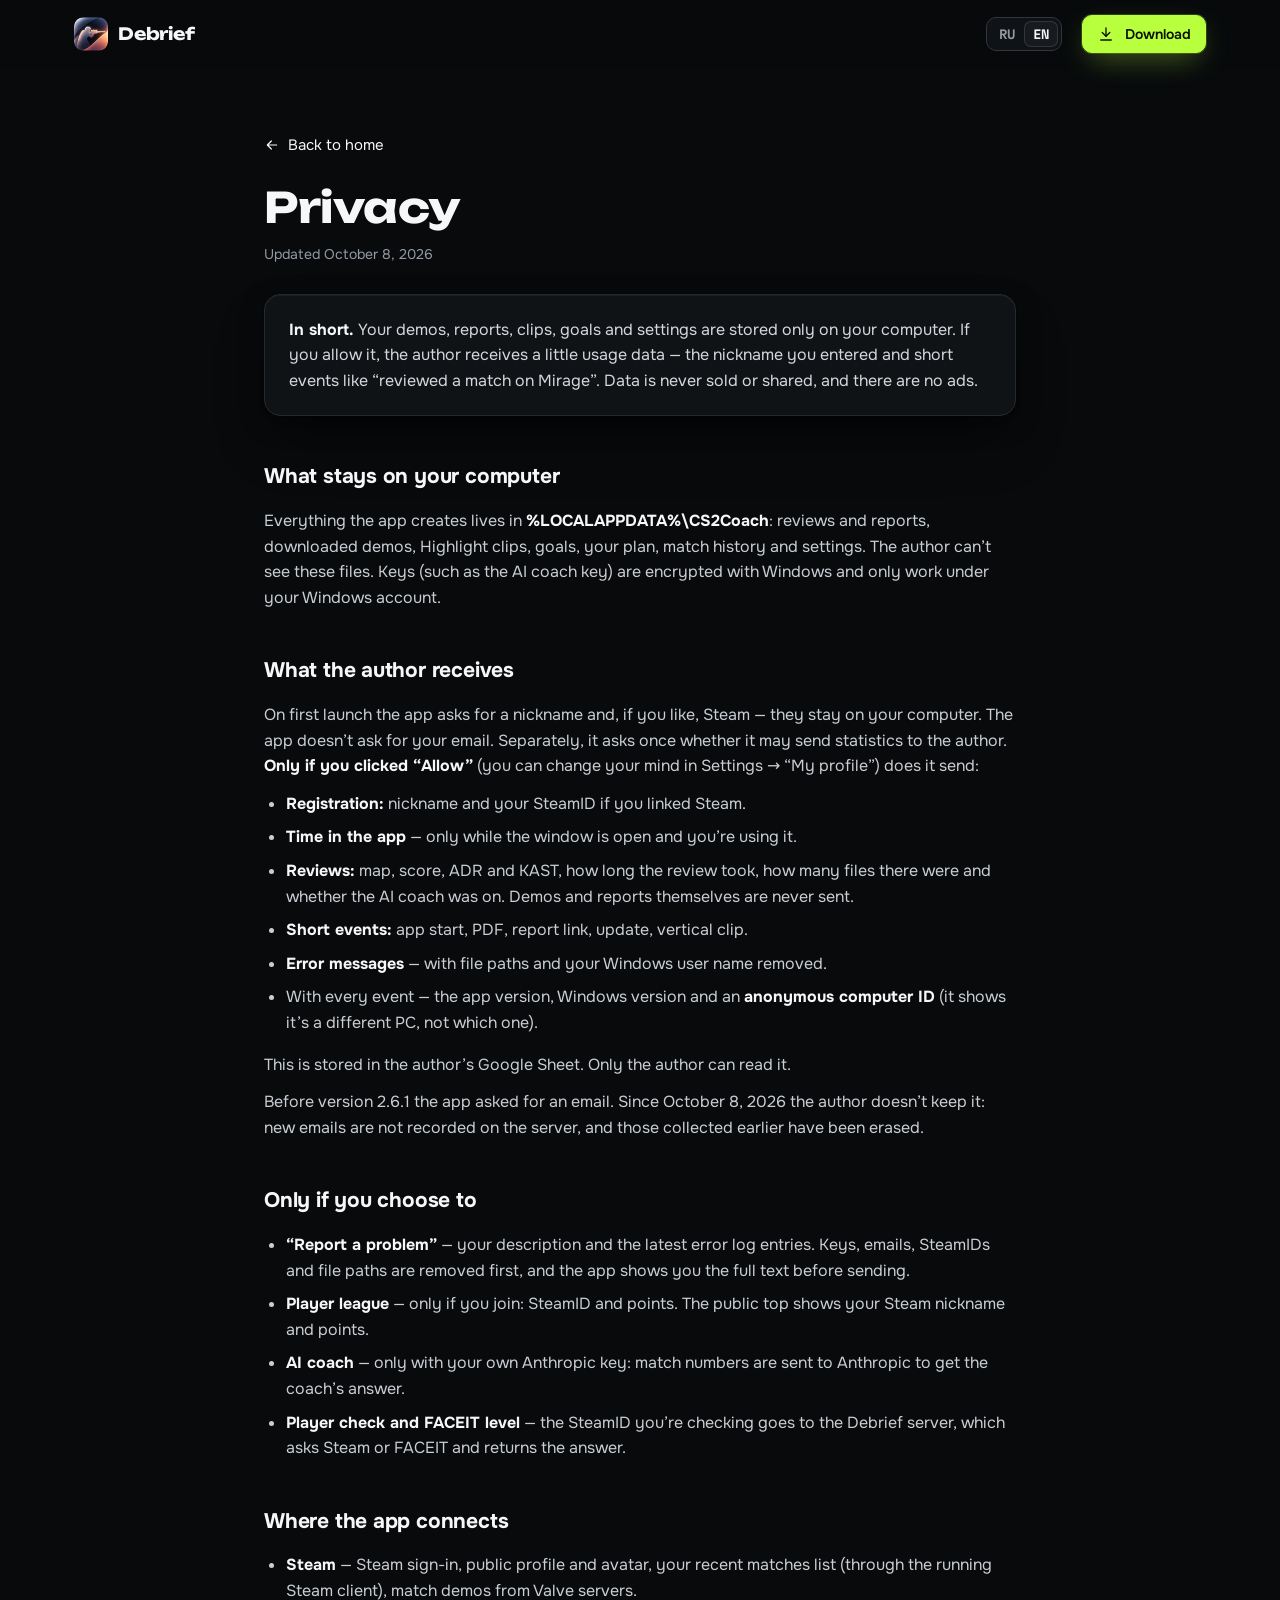
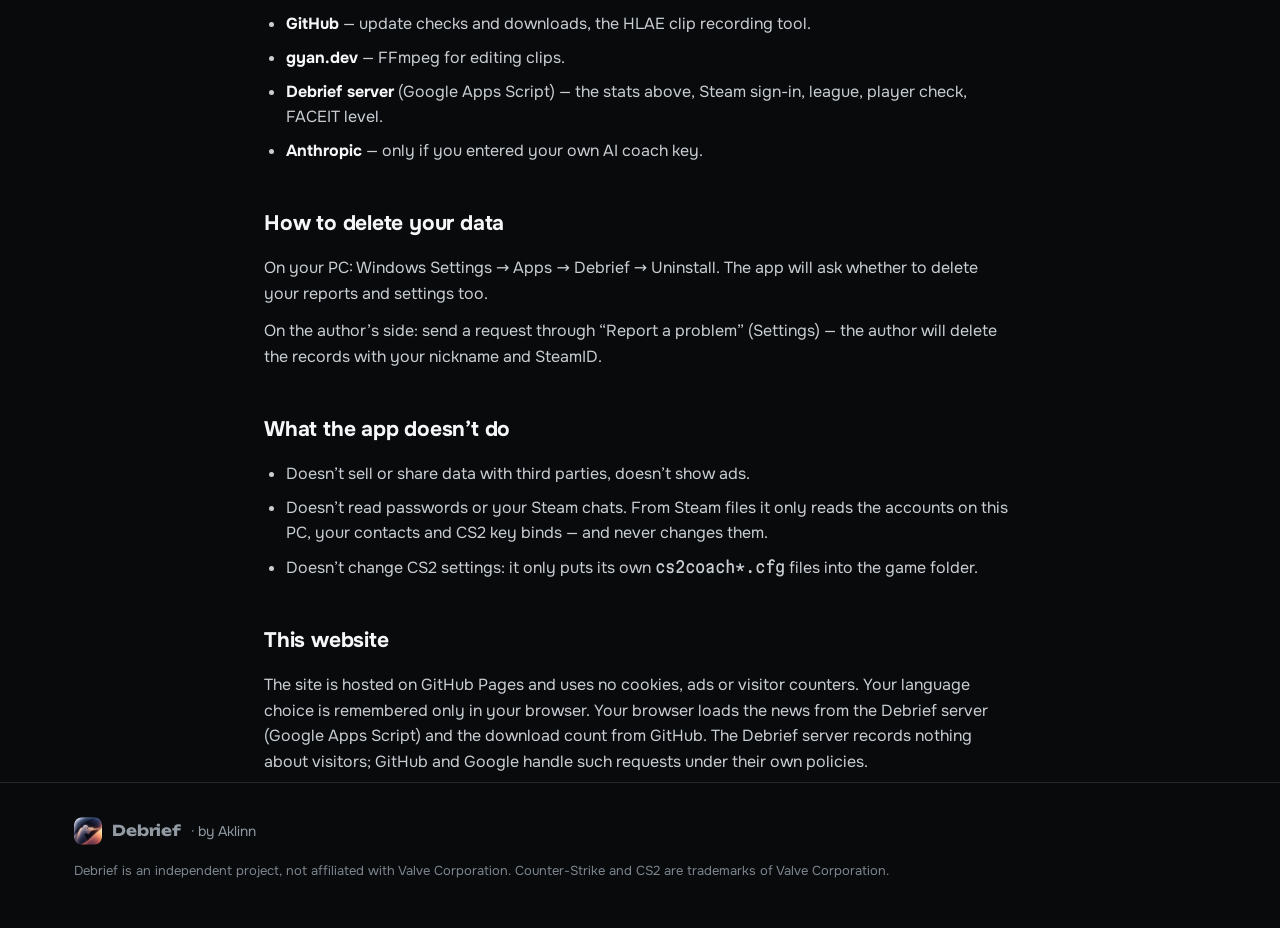
<file: privacy.html>
<!doctype html>
<html lang="ru">
<head>
<meta charset="utf-8">
<meta name="viewport" content="width=device-width, initial-scale=1">
<title>Debrief — конфиденциальность</title>
<meta name="description" content="Какие данные Debrief хранит на твоём ПК и что получает автор."
      data-ru="Какие данные Debrief хранит на твоём ПК и что получает автор."
      data-en="What data Debrief keeps on your PC and what the author receives.">
<meta http-equiv="Content-Security-Policy" content="default-src 'self'; script-src 'self'; style-src 'self' 'unsafe-inline'; img-src 'self' data:; font-src 'self'; media-src 'self'; connect-src 'self' https://script.google.com https://script.googleusercontent.com https://api.github.com; object-src 'none'; base-uri 'self'; form-action 'none'; upgrade-insecure-requests">
<meta name="theme-color" content="#080A0C">
<meta name="cc-title" data-ru="Debrief — конфиденциальность" data-en="Debrief — privacy">
<link rel="canonical" href="https://aklinn00-create.github.io/privacy.html">
<meta property="og:type" content="website">
<meta property="og:site_name" content="Debrief">
<meta property="og:title" content="Конфиденциальность — Debrief">
<meta property="og:image" content="https://aklinn00-create.github.io/img/og.jpg">
<link rel="icon" type="image/png" href="img/logo_icon.png">
<link rel="apple-touch-icon" href="img/apple-touch-icon.png">
<link rel="stylesheet" href="site.css?v=f1b28d96">
<script src="site.js?v=9fcc9fdc"></script>
</head>
<body>
<svg width="0" height="0" style="position:absolute" aria-hidden="true">
  <defs>
    <symbol id="i-back" viewBox="0 0 24 24" fill="none" stroke="currentColor" stroke-width="1.8" stroke-linecap="round" stroke-linejoin="round"><path d="M19 12H5M11 6l-6 6 6 6"/></symbol>
    <symbol id="i-dl" viewBox="0 0 24 24" fill="none" stroke="currentColor" stroke-width="1.8" stroke-linecap="round" stroke-linejoin="round"><path d="M12 4v11"/><path d="m7 10 5 5 5-5"/><path d="M5 20h14"/></symbol>
  </defs>
</svg>

<header class="top">
  <div class="wrap">
    <a class="brand" href="index.html" aria-label="Debrief">
      <img src="img/logo_icon.png" alt="" width="34" height="34">
      <span class="wm">Debrief</span>
    </a>
    <div class="sp"></div>
    <div class="lang" role="group" aria-label="Язык · Language">
      <button type="button" data-l="ru" aria-pressed="true">RU</button>
      <button type="button" data-l="en" aria-pressed="false">EN</button>
    </div>
    <a class="btn sm cta" href="https://github.com/aklinn00-create/cs2-reports/releases/download/app/CS2Coach_Setup.exe">
      <svg aria-hidden="true"><use href="#i-dl"/></svg><span lang="ru">Скачать</span><span lang="en">Download</span>
    </a>
  </div>
</header>

<main class="doc">
  <a class="back" href="index.html"><svg aria-hidden="true"><use href="#i-back"/></svg><span lang="ru">На главную</span><span lang="en">Back to home</span></a>

  <!-- ===================== RU ===================== -->
  <div lang="ru">
    <h1>Конфиденциальность</h1>
    <p class="upd">Обновлено 8 октября 2026</p>

    <div class="box">
      <p><b>Коротко.</b> Демки, отчёты, ролики, цели и настройки хранятся только на твоём компьютере. Если разрешишь, автору программы приходит немного статистики использования — ник, который ты указал, и короткие события вроде «разобран матч на Mirage». Данные не продаются и никому не передаются, рекламы нет.</p>
    </div>

    <h2>Что хранится на твоём компьютере</h2>
    <p>Всё, что создаёт программа, лежит в папке <b>%LOCALAPPDATA%\CS2Coach</b>: разборы и отчёты, скачанные демки, ролики Highlight, цели, план, история матчей и настройки. Автор этих файлов не видит. Ключи (например, ключ ИИ-тренера) хранятся зашифрованными средствами Windows и работают только под твоей учётной записью.</p>

    <h2>Что получает автор</h2>
    <p>При первом запуске программа просит ник и, по желанию, Steam — они остаются на твоём компьютере. Почту программа не спрашивает. Отдельно она один раз спрашивает, можно ли отправлять автору статистику. <b>Только если ты нажал «Разрешить»</b> (передумать можно в Настройках → «Мой профиль»), она отправляет:</p>
    <ul>
      <li><b>Регистрацию:</b> ник и SteamID, если ты привязал Steam.</li>
      <li><b>Время в программе</b> — только пока окно открыто и ты им пользуешься.</li>
      <li><b>Разборы:</b> карта, счёт, ADR и KAST, сколько длился разбор, сколько было файлов и был ли включён ИИ-тренер. Сами демки и отчёты не отправляются.</li>
      <li><b>Короткие события:</b> запуск, PDF, ссылка на отчёт, обновление, вертикальный ролик.</li>
      <li><b>Тексты ошибок</b> — без путей к файлам и без имени пользователя Windows.</li>
      <li>К каждому событию — версия программы, версия Windows и <b>анонимный номер компьютера</b> (по нему видно, что это другой ПК, но не какой именно).</li>
    </ul>
    <p>Это хранится в Google-таблице автора. Читать её может только автор.</p>
    <p>До версии 2.6.1 программа спрашивала почту. С 8 октября 2026 года автор её не хранит: новые почты на сервере не записываются, собранные раньше — стёрты.</p>

    <h2>Только если ты сам этого захочешь</h2>
    <ul>
      <li><b>«Сообщить о проблеме»</b> — твоё описание и последние записи журнала ошибок. Из них заранее убираются ключи, почты, SteamID и пути к файлам, а перед отправкой программа показывает текст целиком.</li>
      <li><b>Лига игроков</b> — только если включишь участие: SteamID и очки. В общем топе видны твой ник из Steam и очки.</li>
      <li><b>ИИ-тренер</b> — только с твоим ключом Anthropic: цифры матча уходят в Anthropic, чтобы получить ответ тренера.</li>
      <li><b>Проверка игрока и уровень FACEIT</b> — на сервер Debrief уходит SteamID того, кого проверяешь; сервер спрашивает Steam или FACEIT и возвращает ответ.</li>
    </ul>

    <h2>Куда программа выходит в интернет</h2>
    <ul>
      <li><b>Steam</b> — вход через Steam, публичный профиль и аватарка, список твоих последних матчей (через запущенный клиент Steam), демки матчей с серверов Valve.</li>
      <li><b>GitHub</b> — проверка и загрузка обновлений, инструмент записи роликов HLAE.</li>
      <li><b>gyan.dev</b> — FFmpeg для монтажа роликов.</li>
      <li><b>Сервер Debrief</b> (Google Apps Script) — статистика выше, вход через Steam, лига, проверка игрока, уровень FACEIT.</li>
      <li><b>Anthropic</b> — только если ты указал свой ключ ИИ-тренера.</li>
    </ul>

    <h2>Как удалить данные</h2>
    <p>На своём ПК: Параметры Windows → Приложения → Debrief → Удалить. Программа спросит, удалить ли заодно отчёты и настройки.</p>
    <p>У автора: напиши через «Сообщить о проблеме» (Настройки), что хочешь удалить свои данные, — автор удалит записи с твоим ником и SteamID.</p>

    <h2>Чего программа не делает</h2>
    <ul>
      <li>Не продаёт и не передаёт данные третьим лицам, не показывает рекламу.</li>
      <li>Не читает пароли и переписку Steam. Из файлов Steam только читает список аккаунтов на этом ПК, контакты и бинды CS2 — ничего в них не меняет.</li>
      <li>Не меняет настройки CS2: в папку игры кладёт только свои файлы <span class="mono">cs2coach*.cfg</span>.</li>
    </ul>

    <h2>Этот сайт</h2>
    <p>Сайт размещён на GitHub Pages и не использует cookies, рекламу и счётчики посещений. Язык сайта запоминается только в твоём браузере. Новости браузер загружает с сервера Debrief (Google Apps Script), а число скачиваний — с GitHub. Сервер Debrief ничего о посетителях не записывает; GitHub и Google обрабатывают такие запросы по своим правилам.</p>
  </div>

  <!-- ===================== EN ===================== -->
  <div lang="en">
    <h1>Privacy</h1>
    <p class="upd">Updated October 8, 2026</p>

    <div class="box">
      <p><b>In short.</b> Your demos, reports, clips, goals and settings are stored only on your computer. If you allow it, the author receives a little usage data — the nickname you entered and short events like “reviewed a match on Mirage”. Data is never sold or shared, and there are no ads.</p>
    </div>

    <h2>What stays on your computer</h2>
    <p>Everything the app creates lives in <b>%LOCALAPPDATA%\CS2Coach</b>: reviews and reports, downloaded demos, Highlight clips, goals, your plan, match history and settings. The author can’t see these files. Keys (such as the AI coach key) are encrypted with Windows and only work under your Windows account.</p>

    <h2>What the author receives</h2>
    <p>On first launch the app asks for a nickname and, if you like, Steam — they stay on your computer. The app doesn’t ask for your email. Separately, it asks once whether it may send statistics to the author. <b>Only if you clicked “Allow”</b> (you can change your mind in Settings → “My profile”) does it send:</p>
    <ul>
      <li><b>Registration:</b> nickname and your SteamID if you linked Steam.</li>
      <li><b>Time in the app</b> — only while the window is open and you’re using it.</li>
      <li><b>Reviews:</b> map, score, ADR and KAST, how long the review took, how many files there were and whether the AI coach was on. Demos and reports themselves are never sent.</li>
      <li><b>Short events:</b> app start, PDF, report link, update, vertical clip.</li>
      <li><b>Error messages</b> — with file paths and your Windows user name removed.</li>
      <li>With every event — the app version, Windows version and an <b>anonymous computer ID</b> (it shows it’s a different PC, not which one).</li>
    </ul>
    <p>This is stored in the author’s Google Sheet. Only the author can read it.</p>
    <p>Before version 2.6.1 the app asked for an email. Since October 8, 2026 the author doesn’t keep it: new emails are not recorded on the server, and those collected earlier have been erased.</p>

    <h2>Only if you choose to</h2>
    <ul>
      <li><b>“Report a problem”</b> — your description and the latest error log entries. Keys, emails, SteamIDs and file paths are removed first, and the app shows you the full text before sending.</li>
      <li><b>Player league</b> — only if you join: SteamID and points. The public top shows your Steam nickname and points.</li>
      <li><b>AI coach</b> — only with your own Anthropic key: match numbers are sent to Anthropic to get the coach’s answer.</li>
      <li><b>Player check and FACEIT level</b> — the SteamID you’re checking goes to the Debrief server, which asks Steam or FACEIT and returns the answer.</li>
    </ul>

    <h2>Where the app connects</h2>
    <ul>
      <li><b>Steam</b> — Steam sign-in, public profile and avatar, your recent matches list (through the running Steam client), match demos from Valve servers.</li>
      <li><b>GitHub</b> — update checks and downloads, the HLAE clip recording tool.</li>
      <li><b>gyan.dev</b> — FFmpeg for editing clips.</li>
      <li><b>Debrief server</b> (Google Apps Script) — the stats above, Steam sign-in, league, player check, FACEIT level.</li>
      <li><b>Anthropic</b> — only if you entered your own AI coach key.</li>
    </ul>

    <h2>How to delete your data</h2>
    <p>On your PC: Windows Settings → Apps → Debrief → Uninstall. The app will ask whether to delete your reports and settings too.</p>
    <p>On the author’s side: send a request through “Report a problem” (Settings) — the author will delete the records with your nickname and SteamID.</p>

    <h2>What the app doesn’t do</h2>
    <ul>
      <li>Doesn’t sell or share data with third parties, doesn’t show ads.</li>
      <li>Doesn’t read passwords or your Steam chats. From Steam files it only reads the accounts on this PC, your contacts and CS2 key binds — and never changes them.</li>
      <li>Doesn’t change CS2 settings: it only puts its own <span class="mono">cs2coach*.cfg</span> files into the game folder.</li>
    </ul>

    <h2>This website</h2>
    <p>The site is hosted on GitHub Pages and uses no cookies, ads or visitor counters. Your language choice is remembered only in your browser. Your browser loads the news from the Debrief server (Google Apps Script) and the download count from GitHub. The Debrief server records nothing about visitors; GitHub and Google handle such requests under their own policies.</p>
  </div>
</main>

<footer>
  <div class="wrap">
    <a class="brand" href="index.html" aria-label="Debrief">
      <img src="img/logo_icon.png" alt="" width="28" height="28" style="width:28px;height:28px;border-radius:8px">
      <span class="wm" style="font-size:15px">Debrief</span>
      <span>· by Aklinn</span>
    </a>
    <p class="legal" lang="ru">Debrief — независимый проект, не связан с Valve Corporation. Counter-Strike и CS2 — товарные знаки Valve Corporation.</p>
    <p class="legal" lang="en">Debrief is an independent project, not affiliated with Valve Corporation. Counter-Strike and CS2 are trademarks of Valve Corporation.</p>
  </div>
</footer>
</body>
</html>
</file>
<file: site.css>
/* Debrief — сайт программы. Палитра v6 «Графит + электрический зелёный» (как в окне и отчётах).
   Зелёный — только главные кнопки и ключевые цифры. */
@font-face{font-family:'Unbounded';font-weight:400 800;font-display:swap;src:url('fonts/font-unbounded-cyrillic.woff2') format('woff2');unicode-range:U+0301,U+0400-045F,U+0490-0491,U+04B0-04B1,U+2116}
@font-face{font-family:'Unbounded';font-weight:400 800;font-display:swap;src:url('fonts/font-unbounded-latin.woff2') format('woff2');unicode-range:U+0000-00FF,U+0131,U+0152-0153,U+02BB-02BC,U+02C6,U+02DA,U+02DC,U+0304,U+0308,U+0329,U+2000-206F,U+20AC,U+2122,U+2191,U+2193,U+2212,U+2215,U+FEFF,U+FFFD}
@font-face{font-family:'Onest';font-weight:400 700;font-display:swap;src:url('fonts/font-onest-cyrillic.woff2') format('woff2');unicode-range:U+0301,U+0400-045F,U+0490-0491,U+04B0-04B1,U+2116}
@font-face{font-family:'Onest';font-weight:400 700;font-display:swap;src:url('fonts/font-onest-latin.woff2') format('woff2');unicode-range:U+0000-00FF,U+0131,U+0152-0153,U+02BB-02BC,U+02C6,U+02DA,U+02DC,U+0304,U+0308,U+0329,U+2000-206F,U+20AC,U+2122,U+2191,U+2193,U+2212,U+2215,U+FEFF,U+FFFD}
@font-face{font-family:'Martian Mono';font-weight:400 700;font-stretch:75% 112.5%;font-display:swap;src:url('fonts/font-martian-cyrillic.woff2') format('woff2');unicode-range:U+0301,U+0400-045F,U+0490-0491,U+04B0-04B1,U+2116}
@font-face{font-family:'Martian Mono';font-weight:400 700;font-stretch:75% 112.5%;font-display:swap;src:url('fonts/font-martian-latin.woff2') format('woff2');unicode-range:U+0000-00FF,U+0131,U+0152-0153,U+02BB-02BC,U+02C6,U+02DA,U+02DC,U+0304,U+0308,U+0329,U+2000-206F,U+20AC,U+2122,U+2191,U+2193,U+2212,U+2215,U+FEFF,U+FFFD}

:root{
  color-scheme:dark;
  --bg:#080A0C; --surf:#101316; --surf2:#171B1F; --line:#24292E; --line2:#30363C;
  --text:#F5F7F8; --muted:#929AA3; --dim:#7D858E;
  --acc:#B8FF3D; --acc-h:#D1FF76; --acc-ink:#0B1200;
  --ok:#8BE35A; --warn:#FFC857; --bad:#FF5C5C; --info:#5AA9FF;
  --display:"Unbounded","Segoe UI",sans-serif;
  --sans:"Onest","Segoe UI",system-ui,sans-serif;
  --mono:"Martian Mono",ui-monospace,Consolas,monospace;
  --r:18px; --r-sm:12px;
  --shadow:inset 0 1px 0 rgba(255,255,255,.05),0 1px 2px rgba(0,0,0,.5),0 8px 24px rgba(0,0,0,.35),0 30px 60px -20px rgba(0,0,0,.6);
  --wrap:1180px;
}
*{box-sizing:border-box}
[hidden]{display:none!important}
html{scroll-behavior:smooth;-webkit-text-size-adjust:100%}
body{margin:0;background:var(--bg);color:var(--text);font:16px/1.6 var(--sans);overflow-x:hidden;-webkit-font-smoothing:antialiased}
img{display:block;max-width:100%;height:auto}
a{color:inherit}
::selection{background:var(--acc);color:var(--acc-ink)}
:focus-visible{outline:2px solid var(--acc);outline-offset:3px;border-radius:6px}
h1,h2,h3{margin:0;font-weight:700;letter-spacing:-.01em}
h1,h2{font-family:var(--display);text-wrap:balance}
p{margin:0}
.wrap{max-width:var(--wrap);margin:0 auto;padding:0 24px}
.mono{font-family:var(--mono);font-stretch:87.5%;font-variant-numeric:tabular-nums}

/* язык: показываем только блоки своего языка */
html[lang="ru"] body [lang="en"],html[lang="en"] body [lang="ru"]{display:none!important}

/* ---------- шапка ---------- */
.top{position:sticky;top:0;z-index:20;background:rgba(8,10,12,.78);backdrop-filter:blur(14px);-webkit-backdrop-filter:blur(14px);border-bottom:1px solid transparent;transition:border-color .2s}
.top.sc{border-bottom-color:var(--line)}
.top .wrap{display:flex;align-items:center;gap:20px;height:68px}
.brand{display:flex;align-items:center;gap:10px;text-decoration:none;flex:none}
.brand img{width:34px;height:34px;border-radius:9px}
.wm{font-family:var(--display);font-weight:700;font-size:17px;letter-spacing:-.01em;white-space:nowrap}
.wm b{font-weight:700;color:var(--acc)}
.nav{display:flex;gap:4px;margin-left:12px}
.nav a{color:var(--muted);text-decoration:none;font-size:15px;padding:8px 12px;border-radius:10px;transition:color .15s,background .15s}
.nav a:hover{color:var(--text);background:var(--surf2)}
.top .sp{flex:1}
.lang{display:inline-flex;border:1px solid var(--line2);border-radius:10px;padding:3px;background:var(--surf)}
.lang button{all:unset;cursor:pointer;font:600 12px/1 var(--mono);padding:7px 9px;border-radius:7px;color:var(--muted)}
.lang button[aria-pressed="true"]{background:var(--surf2);color:var(--text);box-shadow:inset 0 0 0 1px var(--line2)}
.lang button:focus-visible{outline:2px solid var(--acc);outline-offset:1px}

/* ---------- кнопки ---------- */
.btn{display:inline-flex;align-items:center;justify-content:center;gap:10px;min-height:44px;padding:0 20px;border-radius:12px;
  border:1px solid var(--line2);background:var(--surf2);color:var(--text);font:600 15px/1.2 var(--sans);text-decoration:none;cursor:pointer;
  transition:background .15s,border-color .15s,transform .15s}
.btn:hover{border-color:#3d444b;background:#1d2227}
.btn svg{width:18px;height:18px;flex:none}
.btn.cta{background:var(--acc);border-color:var(--acc);color:var(--acc-ink);box-shadow:0 0 0 1px rgba(184,255,61,.2),0 10px 30px -8px rgba(184,255,61,.45)}
.btn.cta:hover{background:var(--acc-h);border-color:var(--acc-h)}
.btn.big{min-height:56px;padding:0 28px;font-size:17px;border-radius:14px}
.btn.sm{min-height:38px;padding:0 14px;font-size:14px;border-radius:10px}
.btn:active{transform:translateY(1px)}

/* ---------- первый экран ---------- */
.hero{position:relative;padding:72px 0 40px;overflow:hidden}
.hero::before{content:"";position:absolute;inset:-200px 0 auto;height:760px;pointer-events:none;
  background:radial-gradient(600px 340px at 72% 38%,rgba(184,255,61,.10),transparent 70%),
             radial-gradient(500px 300px at 15% 10%,rgba(90,169,255,.06),transparent 70%)}
.hero::after{content:"";position:absolute;inset:0;pointer-events:none;opacity:.5;
  background-image:linear-gradient(var(--line) 1px,transparent 1px),linear-gradient(90deg,var(--line) 1px,transparent 1px);
  background-size:56px 56px;mask-image:radial-gradient(900px 500px at 50% 0%,#000 10%,transparent 75%);-webkit-mask-image:radial-gradient(900px 500px at 50% 0%,#000 10%,transparent 75%)}
.hero .wrap{position:relative;z-index:1}
.hero-text{max-width:900px;margin:0 auto;text-align:center}
.kick{display:inline-flex;align-items:center;gap:8px;font:600 12px/1 var(--mono);letter-spacing:.08em;text-transform:uppercase;color:var(--muted);
  border:1px solid var(--line2);border-radius:999px;padding:8px 14px;background:rgba(16,19,22,.7)}
.kick i{width:7px;height:7px;border-radius:50%;background:var(--acc);box-shadow:0 0 10px var(--acc)}
.hero h1{font-size:clamp(34px,5.4vw,62px);line-height:1.08;margin:22px 0 18px}
.hero h1 em{font-style:normal;color:var(--acc)}
.lead{font-size:clamp(16px,1.6vw,19px);color:#C3C9CF;max-width:640px;margin:0 auto}
.cta-row{display:flex;gap:12px;justify-content:center;flex-wrap:wrap;margin-top:32px}
.meta{display:flex;gap:8px 18px;justify-content:center;flex-wrap:wrap;margin-top:18px;color:var(--muted);font-size:14px}
.meta span{display:inline-flex;align-items:center;gap:7px}
.meta svg{width:15px;height:15px;color:var(--dim)}
.pc-only{display:none;margin-top:14px;font-size:14px;color:var(--warn)}
.share-pc{display:none;margin:12px auto 0}
.share-ok{margin-top:10px;font-size:14px;color:var(--ok)}
.share-url{display:block;margin-top:6px;color:var(--text);font-size:14px;overflow-wrap:anywhere;user-select:all}
@media (max-width:680px),(pointer:coarse) and (hover:none){.pc-only{display:block}.share-pc:not([hidden]){display:inline-flex}}
.meta .dlc b{color:var(--text);font-weight:700}
.dl-note{display:none;max-width:560px;margin:18px auto 0;text-align:left;font-size:14px;color:#C3C9CF;background:var(--surf);border:1px solid var(--line2);
  border-radius:var(--r-sm);padding:14px 16px;box-shadow:var(--shadow)}
.dl-note.on{display:block}
.dl-note b{color:var(--text)}

/* скриншот окна в рамке */
.shot{position:relative;margin:56px auto 0;max-width:1120px;border-radius:16px;border:1px solid var(--line2);background:var(--surf);padding:8px;box-shadow:var(--shadow),0 40px 120px -40px rgba(184,255,61,.18)}
.shot img{border-radius:10px;width:100%;aspect-ratio:16/9;object-fit:cover;object-position:top}

/* ---------- полоса цифр ---------- */
.facts{display:grid;grid-template-columns:repeat(4,1fr);gap:1px;background:var(--line);border:1px solid var(--line);border-radius:var(--r);overflow:hidden;margin-top:56px}
.fact{background:var(--surf);padding:22px 24px}
.fact .n{font:700 30px/1.1 var(--display);color:var(--acc)}
.fact .l{color:var(--muted);font-size:14px;margin-top:6px}

/* ---------- секции ---------- */
section{padding:88px 0}
.sh{max-width:680px;margin-bottom:40px}
.sh.c{margin-left:auto;margin-right:auto;text-align:center}
.lab{font:600 12px/1 var(--mono);letter-spacing:.1em;text-transform:uppercase;color:var(--muted);margin-bottom:14px}
.sh h2{font-size:clamp(26px,3.4vw,40px);line-height:1.15}
.sh p{color:var(--muted);font-size:17px;margin-top:14px}

/* возможности */
.grid3{display:grid;grid-template-columns:repeat(3,1fr);gap:16px;align-items:stretch}
.card{background:linear-gradient(180deg,#121519,var(--surf));border:1px solid var(--line);border-radius:var(--r);padding:26px;box-shadow:var(--shadow);display:flex;flex-direction:column}
.ic{width:44px;height:44px;border-radius:12px;display:grid;place-items:center;background:var(--surf2);border:1px solid var(--line2);color:var(--text);margin-bottom:18px}
.ic svg{width:22px;height:22px}
.card h3{font-size:18px;line-height:1.3;margin-bottom:8px}
.card p{color:var(--muted);font-size:15px}
.card ul{margin:12px 0 0;padding:0;list-style:none;color:#C3C9CF;font-size:14px}
.card li{padding-left:18px;position:relative;margin-top:6px}
.card li::before{content:"";position:absolute;left:2px;top:.62em;width:6px;height:6px;border-radius:2px;background:var(--line2)}

/* витрина: текст + картинка */
.show{display:grid;grid-template-columns:1fr 1.35fr;gap:56px;align-items:center}
.show.rev{grid-template-columns:1.35fr 1fr}
.show.rev .show-t{order:2}
.show-t h2{font-size:clamp(24px,3vw,34px);line-height:1.2}
.show-t p{color:var(--muted);font-size:16px;margin-top:14px}
.checks{list-style:none;padding:0;margin:22px 0 0;display:grid;gap:10px}
.checks li{display:flex;gap:12px;align-items:flex-start;color:#D3D8DD;font-size:15px}
.checks svg{width:20px;height:20px;flex:none;color:var(--ok);margin-top:2px}
.ex-btn{margin-top:24px}
.frame{border-radius:14px;border:1px solid var(--line2);background:var(--surf);padding:6px;box-shadow:var(--shadow)}
.frame img{border-radius:9px;width:100%}

/* телефон с вертикальным роликом */
.phone-wrap{display:flex;justify-content:center}
.phone{width:min(300px,78vw);aspect-ratio:9/19.5;border-radius:42px;padding:10px;background:#050607;border:1px solid var(--line2);
  box-shadow:var(--shadow),0 50px 100px -30px rgba(184,255,61,.18);position:relative}
.phone::before{content:"";position:absolute;top:18px;left:50%;transform:translateX(-50%);width:84px;height:22px;border-radius:12px;background:#000;z-index:2}
.phone img,.phone video{display:block;width:100%;height:100%;object-fit:cover;border-radius:33px;background:#050607}
.phone video:not([controls]){cursor:pointer}

/* шаги */
.steps{display:grid;grid-template-columns:repeat(3,1fr);gap:16px;counter-reset:st;align-items:stretch}
.step{background:var(--surf);border:1px solid var(--line);border-radius:var(--r);padding:26px;position:relative;box-shadow:var(--shadow)}
.step .num{font:700 13px/1 var(--mono);color:var(--acc-ink);background:var(--acc);width:32px;height:32px;border-radius:10px;display:grid;place-items:center;margin-bottom:18px}
.step h3{font-size:18px;margin-bottom:8px}
.step p{color:var(--muted);font-size:15px}

/* приватность */
.priv{display:grid;grid-template-columns:auto 1fr auto;gap:28px;align-items:center;background:linear-gradient(180deg,#121519,var(--surf));border:1px solid var(--line);border-radius:22px;padding:34px;box-shadow:var(--shadow)}
.priv .ic{width:60px;height:60px;border-radius:16px;margin:0}
.priv .ic svg{width:28px;height:28px}
.priv h2{font-size:clamp(22px,2.6vw,28px)}
.priv p{color:var(--muted);margin-top:8px;font-size:16px}

/* вопросы */
.faq{max-width:820px;margin:0 auto;display:grid;gap:10px}
.faq details{background:var(--surf);border:1px solid var(--line);border-radius:14px;padding:0 22px;transition:border-color .15s}
.faq details[open]{border-color:var(--line2)}
.faq summary{list-style:none;cursor:pointer;padding:19px 34px 19px 0;font-weight:600;font-size:16px;position:relative}
.faq summary::-webkit-details-marker{display:none}
.faq summary::after{content:"";position:absolute;right:4px;top:50%;width:9px;height:9px;border-right:2px solid var(--muted);border-bottom:2px solid var(--muted);transform:translateY(-70%) rotate(45deg);transition:transform .2s}
.faq details[open] summary::after{transform:translateY(-30%) rotate(225deg)}
.faq .a{color:#BFC5CB;font-size:15px;padding-bottom:20px}
.faq .a p+p{margin-top:10px}
.meta .vlink span{display:inline}
.vlink{color:inherit;text-decoration:underline;text-decoration-color:var(--line2);text-underline-offset:3px}
.vlink:hover{color:var(--text);text-decoration-color:var(--acc)}
.dl-safe{margin-top:8px!important;color:var(--muted)}
.dl-safe a{color:var(--text)}
.cmd,.hash{font:13px/1.5 var(--mono);font-stretch:87.5%;background:var(--surf2);border:1px solid var(--line2);border-radius:10px;
  padding:10px 12px;margin:8px 0 12px;overflow-wrap:anywhere;word-break:break-all;color:var(--text)}
.hash{display:flex;gap:10px;align-items:center;justify-content:space-between}
.hash span[data-dl]{min-width:0}
.copy{flex:none;font:600 12px/1 var(--sans);color:var(--text);background:var(--surf);border:1px solid var(--line2);border-radius:8px;
  padding:8px 10px;cursor:pointer}
.copy:hover{border-color:#3d444b}
.copy.ok{border-color:var(--ok);color:var(--ok)}
.faq code{white-space:nowrap;font-family:var(--mono);font-size:13px;background:var(--surf2);border:1px solid var(--line2);border-radius:6px;padding:1px 6px}

/* финальный призыв */
.final{text-align:center;padding:80px 24px;border-radius:26px;border:1px solid var(--line);position:relative;overflow:hidden;
  background:radial-gradient(520px 260px at 50% 0%,rgba(184,255,61,.10),transparent 70%),var(--surf)}
.final h2{font-size:clamp(26px,3.6vw,42px);line-height:1.15}
.final p{color:var(--muted);margin:14px auto 30px;max-width:520px;font-size:17px}

/* подвал */
footer{border-top:1px solid var(--line);padding:34px 0 46px;margin-top:8px;color:var(--muted);font-size:14px}
footer .wrap{display:flex;gap:16px 28px;flex-wrap:wrap;align-items:center;justify-content:space-between}
footer nav{display:flex;gap:20px;flex-wrap:wrap}
footer a{color:var(--muted);text-decoration:none}
footer a:hover{color:var(--text)}
.legal{width:100%;color:var(--dim);font-size:13px}

/* новости (news.html и блок на главной) */
.newsp{padding:56px 0 24px}
.newsp h1{font-size:clamp(28px,4vw,42px);line-height:1.15}
.nfilter{display:flex;flex-wrap:wrap;gap:8px;align-items:center;margin:0 0 22px}
.nfilter button{all:unset;cursor:pointer;font:600 14px/1 var(--sans);padding:10px 14px;border-radius:10px;color:var(--muted);
  background:var(--surf);border:1px solid var(--line)}
.nfilter button[aria-pressed="true"]{color:var(--text);border-color:var(--line2);background:var(--surf2)}
.nfilter button:focus-visible{outline:2px solid var(--acc);outline-offset:2px}
.nupd{margin-left:auto;color:var(--dim);font-size:13px}
.ngrid{display:grid;grid-template-columns:repeat(3,1fr);gap:16px;align-items:stretch}
.ncard{background:linear-gradient(180deg,#121519,var(--surf));border:1px solid var(--line);border-radius:var(--r);padding:20px;
  box-shadow:var(--shadow);display:flex;flex-direction:column;min-height:150px;position:relative}
.ncard.skel{background:var(--surf);animation:npulse 1.4s ease-in-out infinite}
@keyframes npulse{50%{opacity:.55}}
.nmeta{display:flex;gap:8px;align-items:center;flex-wrap:wrap;font-size:12px;color:var(--dim);margin-bottom:10px}
.nsrc{font-weight:700;color:var(--text)}
.ntag{font:600 11px/1 var(--mono);text-transform:uppercase;letter-spacing:.06em;color:var(--muted);border:1px solid var(--line2);
  border-radius:999px;padding:4px 8px}
.ntitle{font-size:17px;line-height:1.35;margin:0}
.ntitle a{text-decoration:none;color:var(--text)}
.ntitle a::after{content:"";position:absolute;inset:0;border-radius:var(--r)}       /* вся карточка — ссылка */
.ncard:hover{border-color:var(--line2)}
.ntitle a:focus-visible{outline:none}
.ncard:focus-within{outline:2px solid var(--acc);outline-offset:3px}
.nx{color:var(--muted);font-size:14px;margin-top:8px}
.nlist{margin:10px 0 0;padding-left:18px;color:#C3C9CF;font-size:14px}
.nlist li{margin-top:6px}
.nmore{margin-top:auto;padding-top:14px;font-size:13px;color:var(--muted)}
.f-debrief{border-color:rgba(184,255,61,.35);grid-column:1/-1;min-height:0}
.f-debrief .nlist{columns:2;column-gap:32px}
.f-debrief .nlist li{break-inside:avoid}
.f-debrief .nsrc{color:var(--acc)}
.nempty{color:var(--muted);grid-column:1/-1}
.nnote{color:var(--dim);font-size:13px;margin-top:22px}
.news-home .sh{margin-bottom:24px}
.news-home .more{margin-top:20px}
@media (max-width:980px){.ngrid{grid-template-columns:1fr 1fr}}
@media (max-width:680px){.ngrid{grid-template-columns:1fr}.nupd{margin-left:0;width:100%}.newsp{padding-top:36px}
  .f-debrief .nlist{columns:1}}

/* страница «Конфиденциальность» */
.doc{max-width:800px;margin:0 auto;padding:64px 24px 0}
.doc h1{font-size:clamp(22px,6vw,42px);line-height:1.15;overflow-wrap:break-word;hyphens:auto}   /* «Конфиденциальность» — одно длинное слово */
.doc .upd{color:var(--muted);font-size:14px;margin-top:12px}
.doc h2{font-size:21px;margin:44px 0 14px;font-family:var(--sans);font-weight:700}
.doc p,.doc li{color:#C9CED3;font-size:16px}
.doc p+p{margin-top:12px}
.doc ul{padding-left:22px;margin:12px 0 0}
.doc li{margin-top:8px}
.doc li b,.doc p b{color:var(--text)}
.doc .box{background:var(--surf);border:1px solid var(--line);border-radius:16px;padding:22px 24px;margin-top:28px;box-shadow:var(--shadow)}
.doc .box p{color:#D3D8DD}
.doc a{color:var(--text);text-decoration-color:var(--line2);text-underline-offset:3px}
.doc a:hover{text-decoration-color:var(--acc)}
.back{display:inline-flex;align-items:center;gap:8px;color:var(--muted);text-decoration:none;font-size:15px;margin-bottom:26px}
.back:hover{color:var(--text)}
.back svg{width:16px;height:16px}
.doc .lead2{color:var(--muted);font-size:17px;margin-top:14px}
.toc{display:flex;flex-wrap:wrap;gap:8px;margin-top:24px}
.toc a{font-size:14px;text-decoration:none;color:var(--text);background:var(--surf);border:1px solid var(--line2);border-radius:10px;padding:9px 13px}
.toc a:hover{border-color:#3d444b}
.doc h2[id]{scroll-margin-top:84px}
.doc ol{padding-left:22px;margin:12px 0 0}
.doc ol li{margin-top:10px}
.doc ol+p,.doc ul+p{margin-top:16px}
.doc .path{font:13px/1.5 var(--mono);font-stretch:87.5%;background:var(--surf2);border:1px solid var(--line2);border-radius:10px;
  padding:10px 12px;margin:10px 0 4px;overflow-wrap:anywhere;color:var(--text)}
.doc .tip{border-left:3px solid var(--acc);background:var(--surf);border-radius:0 12px 12px 0;padding:14px 18px;margin-top:18px;color:#D3D8DD}
.doc .tip b{color:var(--acc)}
.doc .cta-row{justify-content:flex-start;margin-top:30px}
.doc .src{color:var(--dim);font-size:13px;margin-top:40px}
/* история версий */
.rels{display:grid;gap:14px;margin-top:30px}
.rel{background:linear-gradient(180deg,#121519,var(--surf));border:1px solid var(--line);border-radius:var(--r);padding:22px 24px;box-shadow:var(--shadow)}
.rel:first-child{border-color:rgba(184,255,61,.35)}
.rel-h{display:flex;align-items:baseline;gap:14px;flex-wrap:wrap}
.rel h2{font:700 20px/1.2 var(--display);margin:0}
.rel:first-child h2{color:var(--acc)}
.rel time,.rel .rel-d{color:var(--muted);font-size:14px}
.rel ul{margin:12px 0 0}
.rel .ru-only{color:var(--dim);font-size:14px;margin-top:10px}
/* 404 */
.nf{text-align:center;padding:96px 24px 40px}
.nf .code{font:800 clamp(64px,12vw,120px)/1 var(--display);color:var(--acc)}
.nf h1{font-size:clamp(24px,3.4vw,34px);margin:14px 0 12px}
.nf p{color:var(--muted)}
.nf .cta-row{margin-top:28px}

/* появление при прокрутке (только если человек не просил «меньше анимации») */
@media (prefers-reduced-motion:no-preference){
  .js .rv{opacity:0;transform:translateY(14px);transition:opacity .6s ease,transform .6s ease}
  .js .rv.in{opacity:1;transform:none}
}
@media (prefers-reduced-motion:reduce){html{scroll-behavior:auto}*{transition:none!important;animation:none!important}}

/* ---------- узкие экраны ---------- */
@media (max-width:980px){
  .grid3{grid-template-columns:1fr 1fr}
  .show,.show.rev{grid-template-columns:1fr;gap:32px}
  .show.rev .show-t{order:0}
  .facts{grid-template-columns:1fr 1fr}
  .nav{display:none}
}
@media (max-width:680px){
  .wrap{padding:0 16px}
  .top .wrap{gap:10px;height:60px}
  .top .btn.sm{display:none}
  .hero{padding:44px 0 24px}
  .grid3,.steps{grid-template-columns:1fr}
  section{padding:64px 0}
  .priv{grid-template-columns:1fr;padding:26px;gap:18px}
  .priv .btn{justify-self:start}
  .final{padding:56px 18px}
  .btn.big{width:100%}
  .cta-row{flex-direction:column;align-items:stretch}
  .shot{margin-top:40px;padding:5px;border-radius:12px}
  .shot img{border-radius:8px}
  .fact{padding:18px}
  .fact .n{font-size:24px}
  .doc{padding:40px 16px 0}
}
</file>
